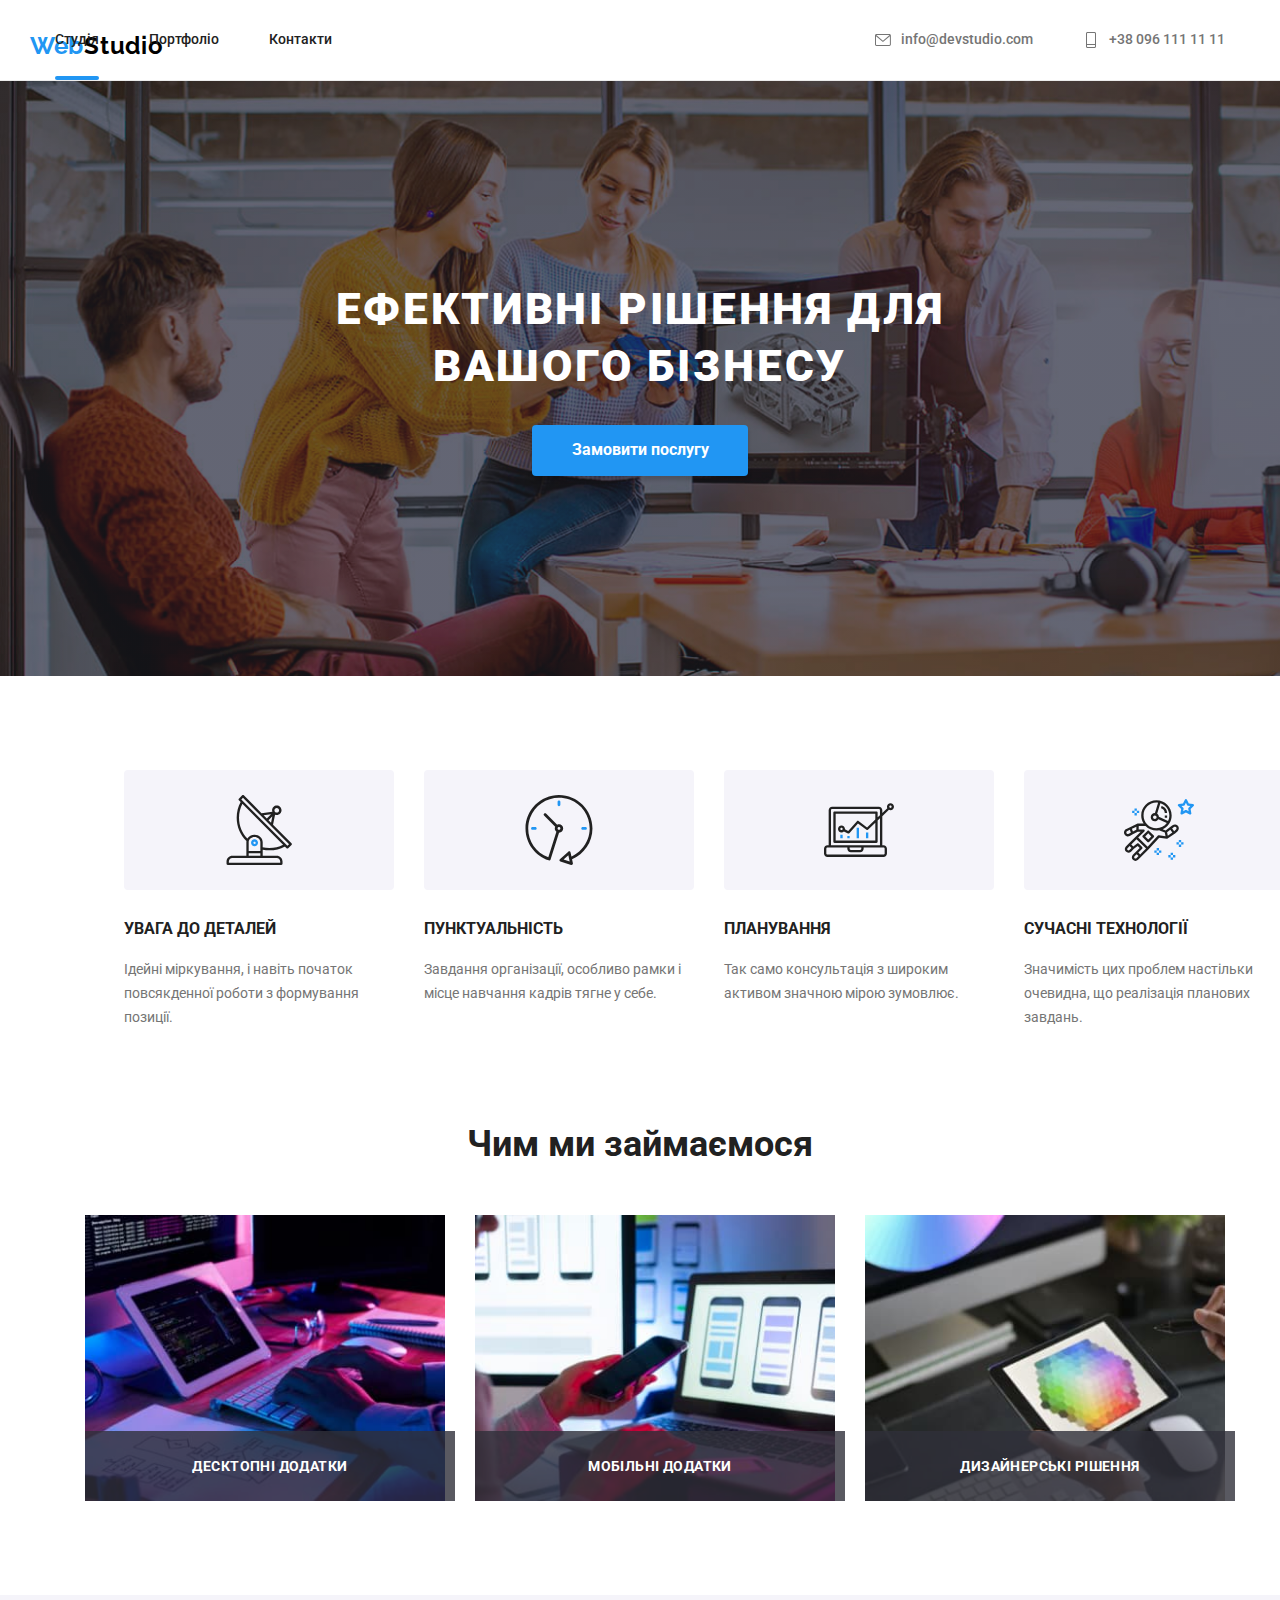
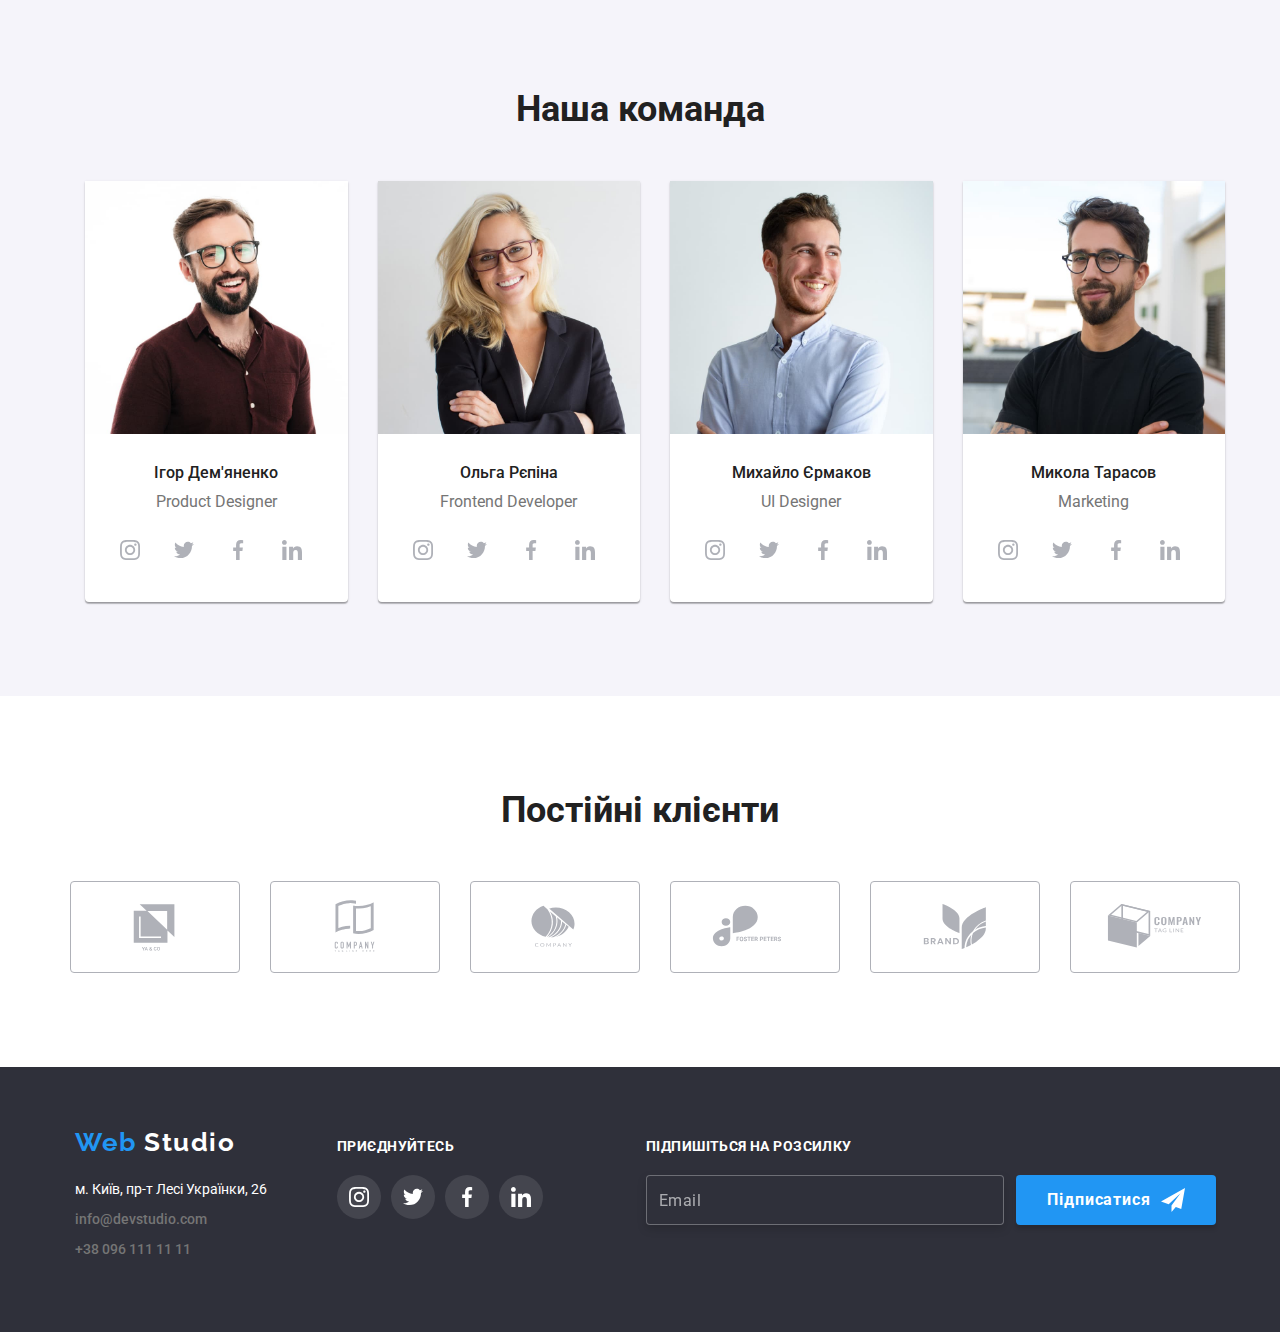
<file: index.html>
<!DOCTYPE html>
<html lang="en">

<head>
    <meta charset="UTF-8">
    <meta http-equiv="X-UA-Compatible" content="IE=edge">
    <meta name="viewport" content="width=device-width, initial-scale=1.0" />
    <link rel="preconnect" href="https://fonts.googleapis.com">
    <link rel="preconnect" href="https://fonts.gstatic.com" crossorigin>
    <link
        href="https://fonts.googleapis.com/css2?family=Raleway:wght@700&family=Roboto:wght@400;500;700;900&display=swap"
        rel="stylesheet">
    <title>Document</title>
    <!-- <link rel="stylesheet" href="./css/styles.css">
    <link rel="stylesheet" href="./css/normalise.css"> -->

    <link rel="stylesheet" href="https://cdnjs.cloudflare.com/ajax/libs/modern-normalize/1.1.0/modern-normalize.min.css">
    <link rel="stylesheet" href="./css/main.min.css">
</head>

<body>
    <!--ШАПКА САЙТУ-->
    <header class="header">
        <div class="container header__container">
            <nav class="header__container">

                <a href="index.html" class="header__logo"><span class="logo__accent">Web</span>Studio</a>


                <ul class="header__nav list">
                    <li class="header__item"> <a class="header__link link current header__currents" href="./index.html">Студія</a></li>
                    <li class="header__item"> <a class="header__link link header__currents" href="./portfolio.html">Портфоліо</a></li>
                    <li class="header__item"> <a class="header__link link header__currents" href="">Контакти</a></li>
                </ul>
            </nav>
            <div class="header-contacts">
                <ul class="header__contacts list">

                    <li class="header__social contacts__mail">
                        <a class="header-contacts contacts__link link" href="mailto:info@devstudio.com">

                            <svg viewBox="0 0 100 100" width="16">
                                <use xlink:href="./images1/sprite.svg#icon-mail"></use>
                            </svg>info@devstudio.com

                        </a>
                    </li>


                    <li class="header__social contacts__tel">

                        <a class=" header-contacts contacts__link link" href="tel:+380961111111">

                            <svg viewBox="0 0 100 100" width="16">
                                <use xlink:href="./images1/sprite.svg#icon-telephone"></use>
                            </svg>+38 096 111 11 11
                        </a>
                    </li>

                </ul>
            </div>

        </div>
    </header>
    <main class="main">
        <!--БЛОК ГЕРОЙ-->

        <section class="hero">
            <div class="container">
                <h1 class="hero__title">Ефективні рішення для вашого бізнесу</h1>
                <button type="button" class="hero__button" data-modal-open >Замовити послугу</button>
            </div>
        </section>

        <!-- FORM -->
        
        <div class="backdrop is-hidden" data-modal>
            <div class="modal">
        
                <button type="button" class="close-button" data-modal-close>
                    <svg viewBox="0 0 100 100" width="11" height="11">
                        <use xlink:href="./images1/sprite.svg#icon-modal-close"></use>
                    </svg>
                </button>
        
                <p class="modal-title">Залиште свої дані, ми вам передзвонимо</p>
        
                <form>
        
                    <div class="form-element">
                        <label class="label label-name" for="name">Ім'я</label>
                        <div class="input-wrap">
        
                            <input class="form-name input-form" type="text" name="name" id="name" />
                            <svg class="input-svg" viewBox="0 0 100 100" width="18" height="18">
                                <use xlink:href="./images1/sprite.svg#icon-form-person"></use>
                            </svg>
                        </div>
        
                    </div>
        
                    <div class="form-element">
                        <label class="label" for="tel">Телефон</label>
                        <div class="input-wrap">
        
                            <input class="form-tel input-form" type="tel" name="tel" id="tel"
                                pattern="+[0-9]{2}-[0-9]{3}-[0-9]{3}-[0-9]{2}-[0-9]{2}" />
                            <svg class="input-svg" viewBox="0 0 100 100" width="18" height="18">
                                <use xlink:href="./images1/sprite.svg#icon-form-phone"></use>
                            </svg>
                        </div>
        
                    </div>
        
                    <div class="form-element">
                        <label class="label" for="mail">Пошта</label>
                        <div class="input-wrap">
        
                            <input class="form-mail input-form" type="email" name="mail" id="mail" />
                            <svg class="input-svg" viewBox="0 0 100 100" width="18" height="18">
                                <use xlink:href="./images1/sprite.svg#icon-form-email"></use>
                            </svg>
                        </div>
        
                    </div>
        
                    <div class="form-element">
                        <label class="label" for="search">Коментар</label>
        
                        <textarea class="form-textarea" name="" id="" cols="30" rows="20"
                            placeholder="Введіть текст"></textarea>
        
                    </div>
        
                    <div class="accept">
                        <input type="checkbox" name="accept" value="accept" id="accept" class="visually-hidden" />
                        <div class="checkbox">
                            <label class="label-accept" for="accept">
                                <svg viewBox="0 0 100 100" width="12">
                                    <use xlink:href="./images1/sprite.svg#icon-tick"></use>
                                </svg>
                                </div>
                                </label>
                                <label class="label-accept" for="accept">
                                <p class="text-in-checkbox">Погоджуюся з розсилкою та приймаю
                                    <span><a class="contract-link link" href="">Умови договору</a> </span>
                                </p>

                            </label>
                                
                    </div>
        
                    <button type="submit" class="form-btn">Відправити</button>
        
                </form>
        
        
            </div>
        
        </div>

        <!--ПЕРЕВАГИ-->
        <section class="section">
            <div class="container ">
                <h2 hidden>Переваги</h2>
            </div>
            <ul class="benefits">
                <li class="benefits__item">
                    <div class="benefits__svg ">

                        <svg viewBox="0 0 100 100" width="70">
                            <use xlink:href="./images1/sprite.svg#icon-antena-1"></use>
                        </svg>

                    </div>

                    <h3 class="benefits__title">УВАГА ДО ДЕТАЛЕЙ</h3>
                    <p class="benefits__description">Ідейні міркування, і навіть початок повсякденної роботи з формування позиції.
                    </p>

                </li>
                <li class="benefits__item">
                    <div class="benefits__svg">

                        <svg viewBox="0 0 100 100" width="70">
                            <use xlink:href="./images1/sprite.svg#icon-clock-2"></use>
                        </svg>

                    </div>

                    <h3 class="benefits__title">ПУНКТУАЛЬНІСТЬ</h3>
                    <p class="benefits__description">Завдання організації, особливо рамки і місце навчання кадрів тягне у себе.
                    </p>

                </li>
                <li class="benefits__item">
                    <div class="benefits__svg">

                        <svg viewBox="0 0 100 100" width="70">
                            <use xlink:href="./images1/sprite.svg#icon-diagram-3"></use>
                        </svg>

                    </div>

                    <h3 class="benefits__title">ПЛАНУВАННЯ</h3>
                    <p class="benefits__description">Так само консультація з широким активом значною мірою зумовлює.</p>

                </li>

                <li class="benefits__item">
                    <div class="benefits__svg">

                        <svg viewBox="0 0 100 100" width="70">
                            <use xlink:href="./images1/sprite.svg#icon-astronaut-4"></use>
                        </svg>

                    </div>

                    <h3 class="benefits__title">СУЧАСНІ ТЕХНОЛОГІЇ</h3>
                    <p class="benefits__description">Значимість цих проблем настільки очевидна, що реалізація планових завдань.
                    </p>

                </li>
            </ul>
            </div>
        </section>
        <!--ЧИМ ЗАЙМАЄМОСЯ-->
        <section class="section-works">
            <div class="container">
                <h2 class="section-title">Чим ми займаємося</h2>

                <ul class="work-list list">
                    <li class="work-item">
                        <div class="work-text"><p class="text-on-photo">ДЕСКТОПНІ ДОДАТКИ</p></div>
                        <img class="card-img" src="./images1/img.jpg" alt=" робота з планшетом " width="370">
                        
                    </li>

                    <li class="work-item">
                        <div class="work-text"><p class="text-on-photo">МОБІЛЬНІ ДОДАТКИ</p></div>

                        <img class="card-img" src="./images1/img2.jpg" alt=" робота з телефоном " width="370">
                        
                    </li>

                    <li class="work-item">
                        <div class="work-text"><p class="text-on-photo">ДИЗАЙНЕРСЬКІ РІШЕННЯ</p></div>

                        <img class="card-img" src="./images1/img3.jpg" alt=" робота з підбором кольорів " width="370">
                        
                    </li>
                </ul>
            </div>
        </section>
        <!--НАША КОМАНДА-->
        <section class="section-team">

            <h2 class="section-title">Наша команда</h2>

            <div class="container">

                <ul class="team-member-list">

                    <li class="team-item">
                        <article class="team-card">
                            <div class="team-card-thumb">
                                <img class="card-img" src="./images1/team-member1.jpg"
                                    alt=" учасник команди Ігор Дем'яненко" width="270">
                            </div>
                            <div class="team-card-content">

                                <h3 class="team-member">Ігор Дем'яненко</h3>

                                <p class="job-education">Product Designer</p>
                                <ul class="team-card-social list">
                                    <li class="social-item">
                                        <a class="social-link link" href="">
                                            <svg viewBox="0 0 100 100" width="20" height="20">
                                                <use xlink:href="./images1/sprite.svg#icon-instagram-1"></use>
                                            </svg>
                                        </a>
                                    </li>
                                    <li class="social-item">
                                        <a class="social-link link" href="">
                                            <svg viewBox="0 0 100 100" width="20" height="20">
                                                <use xlink:href="./images1/sprite.svg#icon-twitter-2"></use>
                                            </svg>
                                        </a>
                                    </li>
                                    <li class="social-item">
                                        <a class=" social-link link" href="">
                                            <svg viewBox="0 0 100 100" width="20" height="20">
                                                <use xlink:href="./images1/sprite.svg#icon-facebook-3"></use>
                                            </svg>
                                        </a>
                                    </li>
                                    <li class="social-item">
                                        <a class="social-link link" href="">
                                            <svg viewBox="0 0 100 100" width="20" height="20">
                                                <use xlink:href="./images1/sprite.svg#icon-linkedin-4"></use>
                                            </svg>
                                        </a>
                                    </li>
                                </ul>

                            </div>
                        </article>
                    </li>


                    <li class="team-item">
                        <article class="team-card">
                            <div class="card-thumb">
                                <img class="card-img" src="./images1/team-member2.jpg"
                                    alt=" учасник команди Ольга Рєпіна" width="270">
                            </div>
                            <div class="team-card-content">

                                <h3 class="team-member">Ольга Рєпіна</h3>

                                <p class="job-education">Frontend Developer</p>
                                <ul class="team-card-social list">
                                    <li class="social-item">
                                        <a class="social-link link" href="">
                                            <svg viewBox="0 0 100 100" width="20" height="20">
                                                <use xlink:href="./images1/sprite.svg#icon-instagram-1"></use>
                                            </svg>
                                        </a>
                                    </li>
                                    <li class="social-item">
                                        <a class="social-link link" href="">
                                            <svg viewBox="0 0 100 100" width="20" height="20">
                                                <use xlink:href="./images1/sprite.svg#icon-twitter-2"></use>
                                            </svg>
                                        </a>
                                    </li>
                                    <li class="social-item">
                                        <a class=" social-link link" href="">
                                            <svg viewBox="0 0 100 100" width="20" height="20">
                                                <use xlink:href="./images1/sprite.svg#icon-facebook-3"></use>
                                            </svg>
                                        </a>
                                    </li>
                                    <li class="social-item">
                                        <a class="social-link link" href="">
                                            <svg viewBox="0 0 100 100" width="20" height="20">
                                                <use xlink:href="./images1/sprite.svg#icon-linkedin-4"></use>
                                            </svg>
                                        </a>
                                    </li>
                                </ul>

                            </div>
                        </article>
                    </li>

                    <li class="team-item">
                        <article class="team-card">
                            <div class="card-thumb">
                                <img class="card-img" src="./images1/team-member3.jpg"
                                    alt=" учасник команди Микола Тарасов" width="270">
                            </div>
                            <div class="team-card-content">

                                <h3 class="team-member">Михайло Єрмаков</h3>

                                <p class="job-education">UI Designer</p>
                                <ul class="team-card-social list">
                                    <li class="social-item">
                                        <a class="social-link link" href="">
                                            <svg viewBox="0 0 100 100" width="20" height="20">
                                                <use xlink:href="./images1/sprite.svg#icon-instagram-1"></use>
                                            </svg>
                                        </a>
                                    </li>
                                    <li class="social-item">
                                        <a class="social-link link" href="">
                                            <svg viewBox="0 0 100 100" width="20" height="20">
                                                <use xlink:href="./images1/sprite.svg#icon-twitter-2"></use>
                                            </svg>
                                        </a>
                                    </li>
                                    <li class="social-item">
                                        <a class=" social-link link" href="">
                                            <svg viewBox="0 0 100 100" width="20" height="20">
                                                <use xlink:href="./images1/sprite.svg#icon-facebook-3"></use>
                                            </svg>
                                        </a>
                                    </li>
                                    <li class="social-item">
                                        <a class="social-link link" href="">
                                            <svg viewBox="0 0 100 100" width="20" height="20">
                                                <use xlink:href="./images1/sprite.svg#icon-linkedin-4"></use>
                                            </svg>
                                        </a>
                                    </li>
                                </ul>

                            </div>
                        </article>
                    </li>

                    <li class="team-item">
                        <article class="team-card">
                            <div class="card-thumb">
                                <img class="card-img" src="./images1/team-member4.jpg"
                                    alt=" учасник команди Михайло Єрмаков" width="270">
                            </div>
                            <div class="team-card-content">

                                <h3 class="team-member">Микола Тарасов</h3>

                                <p class="job-education">Marketing</p>
                                <ul class="team-card-social list">
                                    <li class="social-item">
                                        <a class="social-link link" href="">
                                            <svg viewBox="0 0 100 100" width="20" height="20">
                                                <use xlink:href="./images1/sprite.svg#icon-instagram-1"></use>
                                            </svg>
                                        </a>
                                    </li>
                                    <li class="social-item">
                                        <a class="social-link link" href="">
                                            <svg viewBox="0 0 100 100" width="20" height="20">
                                                <use xlink:href="./images1/sprite.svg#icon-twitter-2"></use>
                                            </svg>
                                        </a>
                                    </li>
                                    <li class="social-item">
                                        <a class=" social-link link" href="">
                                            <svg viewBox="0 0 100 100" width="20" height="20">
                                                <use xlink:href="./images1/sprite.svg#icon-facebook-3"></use>
                                            </svg>
                                        </a>
                                    </li>
                                    <li class="social-item">
                                        <a class="social-link link" href="">
                                            <svg viewBox="0 0 100 100" width="20" height="20">
                                                <use xlink:href="./images1/sprite.svg#icon-linkedin-4"></use>
                                            </svg>
                                        </a>
                                    </li>
                                </ul>

                            </div>
                        </article>
                    </li>

                </ul>

        </section>

        <!--ПОСТІЙНІ КЛІЕНТИ-->
        <section class="clients">
            <div class="container">
                <h2 class="clients__title">Постійні клієнти</h2>
                <ul class="clients__list list">
                    <li class="clients__item">
                        <a class="clients__link link" href="">
                            <svg  width="106" height="60">
                                <use xlink:href="./images1/sprite.svg#icon-clients-1"></use>
                            </svg>
                        </a>
                    </li>
                    <li class="clients__item">
                        <a class="clients__link link" href="">
                            <svg width="106" height="60">
                                <use xlink:href="./images1/sprite.svg#icon-clients-2"></use>
                            </svg>
                        </a>
                    </li>
                    <li class="clients__item">
                        <a class="clients__link link" href="">
                            <svg width="106" height="60">
                                <use xlink:href="./images1/sprite.svg#icon-clients-3"></use>
                            </svg>
                        </a>
                    </li>
                    <li class="clients__item">
                        <a class="clients__link link" href="">
                            <svg width="106" height="60">
                                <use xlink:href="./images1/sprite.svg#icon-clients-4"></use>
                            </svg>
                        </a>
                    </li>
                    <li class="clients__item">
                        <a class="clients__link link" href="">
                            <svg width="106" height="60">
                                <use xlink:href="./images1/sprite.svg#icon-clients-5"></use>
                            </svg>
                        </a>
                    </li>
                    <li class="clients__item">
                        <a class="clients__link link" href="">
                            <svg width="106" height="60">
                                <use xlink:href="./images1/sprite.svg#icon-clients-6"></use>
                            </svg>
                        </a>
                    </li>
                </ul>
            </div>
        </section>
    </main>

    <!--ФУТЕР-->

    <footer class="footer">
        <div class="container">
            <div class="footer-flex-wrapper">
                <div class="footer-nav">
                    <a href="index.html" class="logo-footer"> <span class="logo-accent">Web</span> <span
                            class="footer-studio">Studio</span>
                    </a>
                    <address>

                        <ul class="contacts-footer list">
                            <li class="item"> <a
                                    href="https://www.google.com.ua/maps/place/%D0%B1%D1%83%D0%BB.+%D0%9B%D0%B5%D1%81%D0%B8+%D0%A3%D0%BA%D1%80%D0%B0%D0%B8%D0%BD%D0%BA%D0%B8,+26,+%D0%9A%D0%B8%D0%B5%D0%B2,+02000/@50.4265841,30.5361971,17z/data=!3m1!4b1!4m5!3m4!1s0x40d4cf0e033ecbe9:0x57a4dffefec77da0!8m2!3d50.4265807!4d30.5383858?hl=ru"
                                    target="_blank" rel="noopener nofollow noreferrer" class="address">
                                    м. Київ, пр-т Лесі Українки, 26</a></li>
                            <li class="item"><a href="mailto:info@devstudio.com" class="link">info@devstudio.com</a>
                            </li>
                            <li class="item"><a class=" footer-link link" href="tel:+380961111111" >+38 096 111 11 11</a></li>
                        </ul>

                    </address>
                </div>


                <div class="social-footer">
                    <b class="footer-title-form">ПРИЄДНУЙТЕСЬ</b>

                    <div class="social-media">
                        <ul class="team-card-social list">
                            <li class="social-item">
                                <a class="social-footer-link link" href="">
                                    <svg  viewBox="0 0 100 100" width="20" height="20">
                                        <use xlink:href="./images1/sprite.svg#icon-instagram-1"></use>
                                    </svg>
                                </a>
                            </li>
                            <li class="social-item">
                                <a class="social-footer-link link" href="">
                                    <svg  viewBox="0 0 100 100" width="20" height="20">
                                        <use xlink:href="./images1/sprite.svg#icon-twitter-2"></use>
                                    </svg>
                                </a>
                            </li>
                            <li class="social-item">
                                <a class=" social-footer-link link" href="">
                                    <svg viewBox="0 0 100 100" width="20" height="20">
                                        <use xlink:href="./images1/sprite.svg#icon-facebook-3"></use>
                                    </svg>
                                </a>
                            </li>
                            <li class="social-item">
                                <a class="social-footer-link link" href="">
                                    <svg viewBox="0 0 100 100" width="20" height="20">
                                        <use xlink:href="./images1/sprite.svg#icon-linkedin-4"></use>
                                    </svg>
                                </a>
                            </li>
                        </ul>
                    </div>
                </div>

                <div class="footer-form">
                    <b class="footer-title-form">ПІДПИШІТЬСЯ НА РОЗСИЛКУ</b>
                    <form>
                    <div class="form-element-footer">
                        
                        <label class="label" for="mail"></label>
                        
                        <input class="footer-mail" type="email" name="mail" id="mail" placeholder="Email" />
                        
                        <button type="submit" class="footer-btn">Підписатися
                            <svg class="footer-form-svg" viewBox="0 0 100 100" width="24" height="24">
                                <use xlink:href="./images1/sprite.svg#icon-subscribe"></use>
                            </svg>
                        </button>
                    </div>
                    </form>
            </div>
        </div>
    </footer>
    
    <script src="./js/modal.js"></script>
   

</body>

</html>
</file>
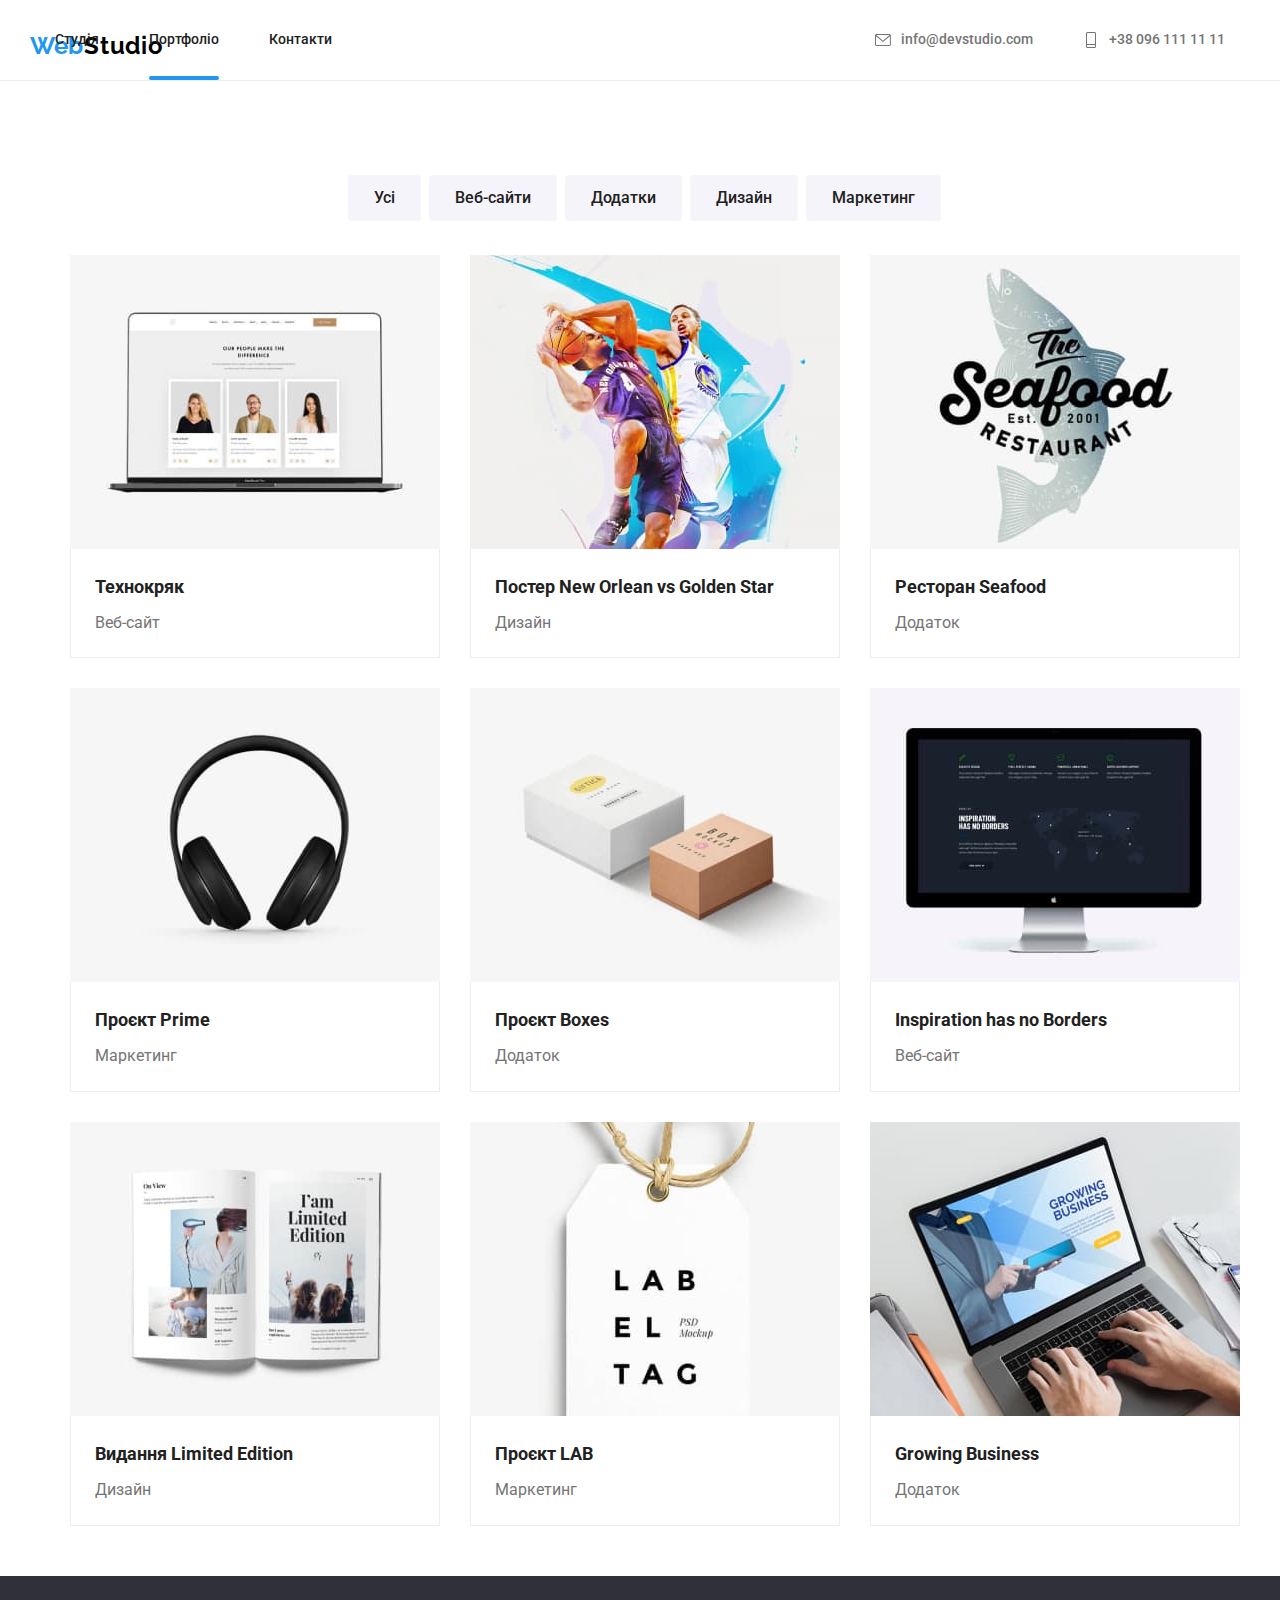
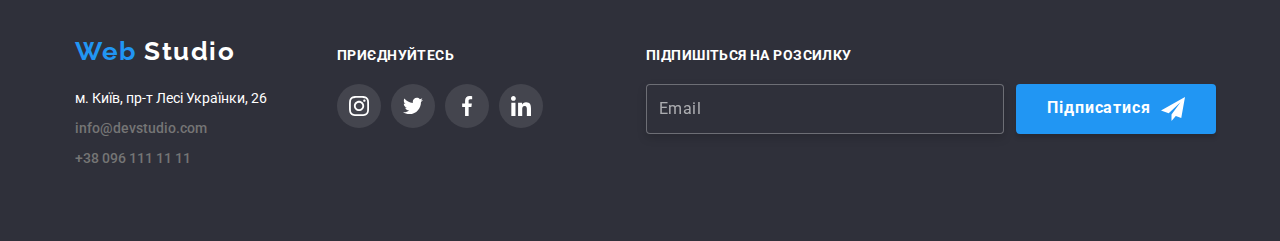
<file: portfolio.html>
<!DOCTYPE html>
<html lang="en">

<head>
    <meta charset="UTF-8">
    <meta http-equiv="X-UA-Compatible" content="IE=edge">
    
    <meta name="viewport" content="width=device-width, initial-scale=1.0" />
    <link rel="preconnect" href="https://fonts.googleapis.com">
    <link rel="preconnect" href="https://fonts.gstatic.com" crossorigin>
    <link
        href="https://fonts.googleapis.com/css2?family=Raleway:wght@700&family=Roboto:wght@400;500;700;900&display=swap"
        rel="stylesheet">
    <title>Document</title>
    <!-- <link rel="stylesheet" href="./css/styles.css">
    <link rel="stylesheet" href="./css/normalise.css"> -->
    
    <link rel="stylesheet" href="https://cdnjs.cloudflare.com/ajax/libs/modern-normalize/1.1.0/modern-normalize.min.css">
    <link rel="stylesheet" href="./css/main.min.css">
</head>

<body>
    <!--Шапка профиля-->

    <header class="header">
        <div class="container header__container">
            <nav class="header__container">
    
                <a href="index.html" class="header__logo"><span class="logo__accent">Web</span>Studio</a>
    
    
                <ul class="header__nav list">
                    <li class="header__item"> <a class="header__link link  header__currents"
                            href="./index.html">Студія</a></li>
                    <li class="header__item"> <a class="header__link link current header__currents"
                            href="./portfolio.html">Портфоліо</a></li>
                    <li class="header__item"> <a class="header__link link header__currents" href="">Контакти</a></li>
                </ul>
            </nav>
            <div class="header-contacts">
                <ul class="header__contacts list">
    
                    <li class="header__social contacts__mail">
                        <a class="header-contacts contacts__link link" href="mailto:info@devstudio.com">
    
                            <svg viewBox="0 0 100 100" width="16">
                                <use xlink:href="./images1/sprite.svg#icon-mail"></use>
                            </svg>info@devstudio.com
    
                        </a>
                    </li>
    
    
                    <li class="header__social contacts__tel">
    
                        <a class=" header-contacts contacts__link link" href="tel:+380961111111">
    
                            <svg viewBox="0 0 100 100" width="16">
                                <use xlink:href="./images1/sprite.svg#icon-telephone"></use>
                            </svg>+38 096 111 11 11
                        </a>
                    </li>
    
                </ul>
            </div>
    
        </div>
    </header>

    <!--Список кнопок-->
    <main>
        <div class="container">
            <section class="section-portfolio">

                <h1 hidden>Навігація по стрінці</h1>
                <ul class="nav-prtf-button">

                    <li class="portfolio-item">
                        <button type="button" class="portfolio-btn">Усі</button>
                    </li>
                    <li class="portfolio-item">
                        <button type="button" class="portfolio-btn">Веб-сайти</button>
                    </li>
                    <li class="portfolio-item">
                        <button type="button" class="portfolio-btn">Додатки</button>
                    </li>
                    <li class="portfolio-item">
                        <button type="button" class="portfolio-btn">Дизайн</button>
                    </li>
                    <li class="portfolio-item">
                        <button type="button" class="portfolio-btn">Маркетинг</button>
                    </li>

                </ul>

                <!--Блок з роботами-->

                <h2 hidden>Блок з роботами</h2>
                <div class="container">

                    <ul class="card-set">
                        <li class="card-item">
                            <a class="card" href="">
                                <div class="card-thumb">
                                    <img class="card-img" src="images1/progect1.jpg " alt="ноутбук" width="370">
                                
                                <p class="card-details">Ресурс пропонує комплексні пропозиції з різним рівнем функціоналу та сервісів. 
                                    Все це дозволить відвідувачу отримати
                                    вичерпні відомості про компанію чи приватну
                                     особу.
                            </p>
                            </div>


                                <div class="card-content">
                                    <h3 class="header-cards">Технокряк</h3>
                                    <p class="paragraph-caption">Веб-сайт</p>
                                </div>
                            </a>


                        </li>

                        <li class="card-item">
                            <a class="card" href="">
                                <div class="card-thumb">
                                    <img class="card-img" src="images1/progect2.jpg" alt="постер баскетболистів"
                                        width="370">

                                        <p class="card-details">Ресурс пропонує комплексні пропозиції з різним рівнем функціоналу та сервісів.
                                            Все це дозволить відвідувачу отримати
                                            вичерпні відомості про компанію чи приватну
                                            особу.
                                        </p>
                                </div>

                                <div class="card-content">
                                    <h3 class="header-cards">Постер New Orlean vs Golden Star</h3>
                                    <p class="paragraph-caption">Дизайн</p>
                                </div>
                            </a>

                        </li>

                        <li class="card-item">
                            <a class="card" href="">
                                <div class="card-thumb">
                                    <img class="card-img" src="images1/progect3.jpg" alt="карточка ресторану"
                                        width="370">

                                        <p class="card-details">Ресурс пропонує комплексні пропозиції з різним рівнем функціоналу та сервісів.
                                            Все це дозволить відвідувачу отримати
                                            вичерпні відомості про компанію чи приватну
                                            особу.
                                        </p>
                                </div>

                                <div class="card-content">
                                    <h3 class="header-cards">Ресторан Seafood</h3>
                                    <p class="paragraph-caption">Додаток</p>
                                </div>
                            </a>

                        </li>

                        <li class="card-item">
                            <a class="card" href="">
                                <div class="card-thumb">
                                    <img class="card-img" src="images1/progect4.jpg" alt="навушники" width="370">
                                
                                    <p class="card-details">Ресурс пропонує комплексні пропозиції з різним рівнем функціоналу та сервісів.
                                        Все це дозволить відвідувачу отримати
                                        вичерпні відомості про компанію чи приватну
                                        особу.
                                    </p>
                                </div>

                                <div class="card-content">
                                    <h3 class="header-cards">Проєкт Prime</h3>
                                    <p class="paragraph-caption">Маркетинг</p>
                                </div>
                            </a>
                        </li>



                        <li class="card-item">
                            <a class="card" href="">
                                <div class="card-thumb">
                                    <img class="card-img" src="images1/progect5.jpg" alt="бокси" width="370">

                                    <p class="card-details">Ресурс пропонує комплексні пропозиції з різним рівнем функціоналу та сервісів.
                                        Все це дозволить відвідувачу отримати
                                        вичерпні відомості про компанію чи приватну
                                        особу.
                                    </p>
                                </div>

                                <div class="card-content">
                                    <h3 class="header-cards">Проєкт Boxes</h3>
                                    <p class="paragraph-caption">Додаток</p>
                                </div>
                            </a>

                        </li>

                        <li class="card-item">
                            <a class="card" href="">
                                <div class="card-thumb">
                                    <img class="card-img" src="images1/progect6.jpg" alt="комп`ютер" width="370">

                                    <p class="card-details">Ресурс пропонує комплексні пропозиції з різним рівнем функціоналу та сервісів.
                                        Все це дозволить відвідувачу отримати
                                        вичерпні відомості про компанію чи приватну
                                        особу.
                                    </p>
                                </div>

                                <div class="card-content">
                                    <h3 class="header-cards">Inspiration has no Borders</h3>
                                    <p class="paragraph-caption">Веб-сайт</p>
                                </div>
                            </a>

                        </li>

                        <li class="card-item">
                            <a class="card" href="">
                                <div class="card-thumb">
                                    <img class="card-img" src="images1/progect7.jpg" alt="журнал" width="370">

                                    <p class="card-details">Ресурс пропонує комплексні пропозиції з різним рівнем функціоналу та сервісів. 
                                    Все це дозволить відвідувачу отримати
                                    вичерпні відомості про компанію чи приватну
                                     особу.
                            </p>
                                </div>

                                <div class="card-content">
                                    <h3 class="header-cards">Видання Limited Edition</h3>
                                    <p class="paragraph-caption">Дизайн</p>
                                </div>
                            </a>

                        </li>

                        <li class="card-item">
                            <a class="card" href="">
                                <div class="card-thumb">
                                    <img class="card-img" src="images1/progect8.jpg" alt="візитка" width="370">

                                    <p class="card-details">Ресурс пропонує комплексні пропозиції з різним рівнем функціоналу та сервісів. 
                                    Все це дозволить відвідувачу отримати
                                    вичерпні відомості про компанію чи приватну
                                     особу.
                            </p>
                                </div>

                                <div class="card-content">
                                    <h3 class="header-cards">Проєкт LAB</h3>
                                    <p class="paragraph-caption">Маркетинг</p>
                                </div>
                            </a>

                        </li>

                        <li class="card-item">
                            <a class="card" href="">
                                <div class="card-thumb">
                                    <img class="card-img" src="images1/progect9.jpg" alt="робота за ноутбуком"
                                        width="370">

                                        <p class="card-details">Ресурс пропонує комплексні пропозиції з різним рівнем функціоналу та сервісів.
                                            Все це дозволить відвідувачу отримати
                                            вичерпні відомості про компанію чи приватну
                                            особу.
                                        </p>
                                </div>

                                <div class="card-content">
                                    <h3 class="header-cards">Growing Business</h3>
                                    <p class="paragraph-caption">Додаток</p>
                                </div>
                            </a>

                        </li>

                    </ul>
                </div>
        </div>

        </section>

    </main>
    <!--Футер-->

    <footer class="footer">
        <div class="container">
            <div class="footer-flex-wrapper">
                <div class="footer-nav">
                    <a href="index.html" class="logo-footer"> <span class="logo-accent">Web</span> <span
                            class="footer-studio">Studio</span>
                    </a>
                    <address>
    
                        <ul class="contacts-footer list">
                            <li class="item"> <a
                                    href="https://www.google.com.ua/maps/place/%D0%B1%D1%83%D0%BB.+%D0%9B%D0%B5%D1%81%D0%B8+%D0%A3%D0%BA%D1%80%D0%B0%D0%B8%D0%BD%D0%BA%D0%B8,+26,+%D0%9A%D0%B8%D0%B5%D0%B2,+02000/@50.4265841,30.5361971,17z/data=!3m1!4b1!4m5!3m4!1s0x40d4cf0e033ecbe9:0x57a4dffefec77da0!8m2!3d50.4265807!4d30.5383858?hl=ru"
                                    target="_blank" rel="noopener nofollow noreferrer" class="address">
                                    м. Київ, пр-т Лесі Українки, 26</a></li>
                            <li class="item"><a href="mailto:info@devstudio.com" class="link">info@devstudio.com</a>
                            </li>
                            <li class="item"><a class=" footer-link link" href="tel:+380961111111">+38 096 111 11 11</a>
                            </li>
                        </ul>
    
                    </address>
                </div>
    
    
                <div class="social-footer">
                    <b class="footer-title-form">ПРИЄДНУЙТЕСЬ</b>
    
                    <div class="social-media">
                        <ul class="team-card-social list">
                            <li class="social-item">
                                <a class="social-footer-link link" href="">
                                    <svg viewBox="0 0 100 100" width="20" height="20">
                                        <use xlink:href="./images1/sprite.svg#icon-instagram-1"></use>
                                    </svg>
                                </a>
                            </li>
                            <li class="social-item">
                                <a class="social-footer-link link" href="">
                                    <svg viewBox="0 0 100 100" width="20" height="20">
                                        <use xlink:href="./images1/sprite.svg#icon-twitter-2"></use>
                                    </svg>
                                </a>
                            </li>
                            <li class="social-item">
                                <a class=" social-footer-link link" href="">
                                    <svg viewBox="0 0 100 100" width="20" height="20">
                                        <use xlink:href="./images1/sprite.svg#icon-facebook-3"></use>
                                    </svg>
                                </a>
                            </li>
                            <li class="social-item">
                                <a class="social-footer-link link" href="">
                                    <svg viewBox="0 0 100 100" width="20" height="20">
                                        <use xlink:href="./images1/sprite.svg#icon-linkedin-4"></use>
                                    </svg>
                                </a>
                            </li>
                        </ul>
                    </div>
                </div>
    
                <div class="footer-form">
                    <b class="footer-title-form">ПІДПИШІТЬСЯ НА РОЗСИЛКУ</b>
                    <form>
                        <div class="form-element-footer">
                
                            <label class="label" for="mail"></label>
                
                            <input class="footer-mail" type="email" name="mail" id="mail" placeholder="Email" />
                
                            <button type="submit" class="footer-btn">Підписатися
                                <svg class="footer-form-svg" viewBox="0 0 100 100" width="24" height="24">
                                    <use xlink:href="./images1/sprite.svg#icon-subscribe"></use>
                                </svg>
                            </button>
                        </div>
                    </form>
                </div>
            </div>
    </footer>


</body>

</html>
</file>
<file: css/styles.css>
/* Шрифты для страницы :
font-family: 'Raleway',
sans-serif;
font-family: 'Roboto',
sans-serif; */
/* ОСНОВНІ ВЛАСТИВОСТІ*/
.page-header {
    font-weight: 500;
}

:root {
    --basic-color: #212121;
    --accent-color: #2196f3;
    --contacts-and-paragraph-color: #757575;
    --logo-color: #000;
    --white-color: #fff;
    --background-hero-and-footer: #2F303A;
    --secondary-bg-color: #F5F4FA;
    --card-set-gap: 30px;
    --border-prtf-img: #EEEEEE;
    --svg-color: #AFB1B8;
    --time-duration: 250ms;
    --cubic-bezier: cubic-bezier(0.4, 0, 0.2, 1);
}

/* ШАПКА */
.header {
    border-bottom: 1px solid #ECECEC;
}

.header .flex-container {
    display: flex;
    align-items: center;
}

.header-container {
    display: flex;
}

.header .flex-container {
    display: flex;
    align-items: center;
}

/*ЛОГОТИП*/
.logo {
    font-family: 'Raleway', sans-serif;
    font-weight: 700;
    font-size: 26px;
    line-height: 1.19;
    text-decoration: none;
    color: #000000;
    margin-left: 0px;
    margin-right: 0;
    letter-spacing: 0.06em;
}

.logo-accent {
    color: var(--accent-color);
}

/*НАВІГАЦІЯ*/
.header .flex-container {
    display: flex;
    align-items: center;
}
.header .site-nav {
    column-gap: 50px;
}

nav.flex-container {
    column-gap: 93px;
}

.nav-item {
    line-height: 0;
}

.site-nav {
    display: flex;
    justify-content: flex-end;
}

.site-nav .link.current {
    color: var(--accent-color);
}

.site-nav .link {
    display: flex;
    color: var(--basic-color);
    font-weight: 500;
    line-height: 1.14;
    text-decoration: none;
}

.site-nav .link:hover,
.site-nav .link:focus {
    color: var(--accent-color);
}

.header .nav-link {
    display: block;
    padding-top: 32px;
    padding-bottom: 32px;
    color: var(--basic-color);
    
    position: relative;
    transition: color var(--time-duration) var(--cubic-bezier);
}

.current::after {
    display: block;
    content: '';
    width: 100%;
    height: 4px;
    background-color: var(--accent-color);
    position: absolute;
    bottom: 0;
    left: 0;
    border-radius: 2px;
}

.header .nav-contacts {
    margin-left: auto;
    color: inherit;
    display: flex;
    column-gap: 10px;
    align-items: center;
}

/*КОНТАКТИ*/
.contacts-header .link {
    color: var(--contacts-and-paragraph-color);
    font-weight: 500;
    line-height: 1.14;
    text-decoration: none;
}

.contacts-header .link:hover,
.contacts-header .link:focus {
    color: var(--accent-color);
}

.contacts-header .address:hover,
.contacts-header .address:focus {
    color: var(--accent-color);
}

.contacts-header .address {
    color: var(--white-color);
    line-height: 1.7;
}

.contacts-header {
    display: flex;
    justify-content: flex-end;
}

.header-tel {
    padding-left: 50px;
}

.social-item-header {
    display: flex;
    justify-content: center;
    align-items: center;
    fill: var(--contacts-and-paragraph-color);
}

.nav-contacts:hover,
.nav-contacts:focus {
    fill: var(--accent-color);
}

.nav-contacts{
    transition: color var(--time-duration) var(--cubic-bezier),
    fill var(--time-duration) var(--cubic-bezier);
}

.site-nav .item {
    margin-right: 50px;
}

.site-nav .item:last-child {
    margin-right: 0;
}

.site-nav .item:not(:last-child) {
    margin-right: 50px;
}

/* ЗАГОЛОВОК ГЕРОЙ */
.banner {
    background-image: linear-gradient(rgba(47, 48, 58, 0.4), rgba(47, 48, 58, 0.4)), url(../images1/hero/slider-img1.png);
    background-color: var(--background-hero-and-footer);
    padding: 200px 0;
    text-align: center;
    background-repeat: no-repeat;
    background-size: cover;
}

.banner .hero-title {
    color: var(--white-color);
    font-weight: 900;
    font-size: 44px;
    line-height: 1.3;
    letter-spacing: 0.06em;
    text-transform: uppercase;
    width: 696px;
    margin-left: auto;
    margin-right: auto;
    margin-bottom: 30px;
}

.button-hero {

    margin: 0 auto;
    padding-bottom: 30px;
    padding: 10px 32px;
    min-width: 216px;
    border-radius: 4px;
    border: 1px solid transparent;
    box-shadow: 0px 4px 4px rgba(0, 0, 0, 0.15);

    background-color: var(--accent-color);
    color: var(--white-color);
    font-family: 'Roboto';
    font-weight: 700;
    font-size: 16px;
    line-height: 1.8;
    cursor: pointer;
    text-align: center;

    transition: fill var(--time-duration) var(--cubic-bezier),
    background-color var(--time-duration) var(--cubic-bezier);

}

.button-hero:hover,
.button-hero :focus {
    background-color: #188CE8;
    box-shadow: 0px 4px 4px rgba(0, 0, 0, 0.15);
    border-radius: 4px;
}

/* ПЕРЕВАГИ */
 .benefits-list {
    display: flex;

}

.benefits-svg {
    display: flex;
    justify-content: center;
    align-items: center;
    width: 270px;
    height: 120px;

    background-color: #F5F4FA;
    border-radius: 4px;
}

.benefits-item {
    margin-left: 30px;
}

.description {
    color: var(--contacts-and-paragraph-color);
    line-height: 1.7;
}

.title-about .team-member {
    margin-top: 0;
    margin-bottom: 10px;
}

.title-about {
    padding-bottom: 10px;
    color: var(--basic-color);
    font-weight: 700;
    line-height: 1.1;
    text-transform: uppercase;
}  

 ul {
    list-style: none;
}

body {
    background-color: var(--white-color);
    color: #000000;
    font-size: 14px;
    font-family: 'Roboto', sans-serif;
    margin: 0;
}

address {
    font-style: normal;
}

a {
    text-decoration: none;
    position: relative;
    
}

.container {
    width: 1200px;
    margin-left: auto;
    margin-right: auto;
    padding-left: 15px;
    padding-right: 15px;
}

.section .no-padding {
    padding-top: 0;
    padding-bottom: 0;
}

.section {
    min-width: 1200px;
    padding-top: 94px;
    padding-bottom: 94px;
}

/* СБРОС */
h1,
h2,
h3,
h4,
h5,
h6,
p,
ul {
    margin: 0;
}

ul {
    padding-left: 0;
}

button {
    padding: 0;
    border: 0;
}

img {
    display: block;
    max-width: 100%;
    height: auto;
} 

/* /* ЧИМ ЗАЙМАЄМОСЯ */
.section-works {
    padding-bottom: 94px;
}

.section-title {
    margin-bottom: 50px;
    color: var(--basic-color);
    font-weight: 700;
    font-size: 36px;
    line-height: 1.16;
    text-align: center;
}

.work-list {
    padding: 0;
    list-style: none;
    display: flex;
    flex-wrap: wrap;
}

.work-list>.work-item {
    display: flex;
    margin-left: 30px;
    flex-basis: calc(100% / 3 - var(--card-set-gap));
    position: relative;
}

.work-list {
    display: flex;
    justify-content: space-between;
}

.list {
    padding: 0;
    margin: 0;
    list-style: none;
}

.text-on-photo{
    position: absolute;
    top: 50%;
    left: 50%;
    transform: translate(-50%, -50%);
    
    font-weight: 700;
    font-size: 14px;
    letter-spacing: 0.03em;
    text-transform: uppercase;
    color: var(--white-color);}

.work-text{
    position: absolute;
    
    width: 370px;
    height: 70px;
    background: rgba(47, 48, 58, 0.8);
    bottom: 0%; } */

/* НАША КОМАНДА */
.team-member {
    margin-top: 0;
    margin-bottom: 10px;
}
.benefits-svg {
    display: flex;
    justify-content: center;
    align-items: center;
    margin-bottom: 30px;
    border-radius: 4px;
    background-color: #F5F4FA;
}

.section-team {
    padding-top: 94px;
    padding-bottom: 94px;
}

.team-item {
    display: flex;
    margin-left: 30px;
}

.team-member-list {
    display: flex;
    margin-top: 0;
    margin-bottom: 0;
}

.team-member-list>.item {
    display: flex;
    margin-top: calc(-1 * var(--card-set-gap));
    margin-left: var(--card-set-gap);
    flex-basis: calc(100% / 4 - var(--card-set-gap));
    padding-top: 50px;
    padding-bottom: 94px;
}

.team-card-content {
    padding-top: 30px;
    padding-bottom: 30px;
}

.team-member {
    margin-bottom: 10px;
    color: var(--basic-color);
    font-weight: 500;
    font-size: 16px;
    line-height: 1.18;
    text-align: center;
}

.job-education {
    margin-top: 0;
    margin-bottom: 16px;
    color: var(--contacts-and-paragraph-color);
    font-size: 16px;
    line-height: 1.18;
    text-align: center;
}

.team-card {
    background: #FFFFFF;
    box-shadow: 0px 1px 3px rgba(0, 0, 0, 0.12), 0px 1px 1px rgba(0, 0, 0, 0.14), 0px 2px 1px rgba(0, 0, 0, 0.2);
    border-radius: 0px 0px 4px 4px;
}

.section-team {
    background-color: var(--secondary-bg-color);
}

.team-member-list {
    padding: 0;
    margin: 0;
    list-style: none;
    display: flex;
}

.team-card-social {
    display: flex;
    justify-content: center;
    align-items: center;
    padding-bottom: 30px;
}

.social-item {
    display: flex;
    justify-content: center;
    align-items: center;
}

.social-link:hover,
.social-link:focus {
    fill: var(--white-color);
    background-color: var(--accent-color);
}

.social-item.item:not(:last-child) {
    margin-right: 10px;
}

.social-item {
    margin-right: 10px;
}

.social-link {
    display: flex;
    width: 44px;
    height: 44px;
    fill: var(--svg-color);
    border: none;
    border-radius: 50%;
    justify-content: center;
    align-items: center;
    transition: fill var(--time-duration) var(--cubic-bezier),
    background-color var(--time-duration) var(--cubic-bezier);

} 

/* ПОСТІЙНІ КЛІЄНТИ */
.section-clients {
    padding-top: 94px;
    padding-bottom: 94px;
}

.clients-item {
    margin-left: 30px;
    fill: var(--svg-color);
}

.clients-link {
    display: block;
    display: flex;
    justify-content: center;
    align-items: center;
    width: 170px;
    height: 92px;

    border: 1px solid var(--svg-color);
    border-radius: 4px;
    fill: var(--svg-color);
    transition: fill var(--time-duration) var(--cubic-bezier),
    border var(--time-duration) var(--cubic-bezier);
}

.clients {
    display: flex;
    justify-content: center;
    align-items: center;
}

.clients-link:hover,
.clients-link:focus {
    fill: var(--accent-color);
    border: 1px solid var(--accent-color);
    border-radius: 4px;
} 

/*ПОРТФОЛІО*/

/* СПИСОК КНОПОК */
.section-portfolio {
    justify-content: center;
    margin-bottom: 50px;
    padding-top: 94px;
    margin-bottom: 50px;
}

.nav-prtf-button {
    display: flex;
    justify-content: center;
}

.portfolio-btn {
    margin-bottom: 34px;
    padding: 6px 22px;
    border: 4px solid transparent;
    border-radius: 4px;
    font-family: inherit;
    font-size: 16px;
    font-weight: 500;
    line-height: 1.6;
    color: var(--basic-color);
    cursor: pointer;
    background: #F5F4FA;
    transition: color var(--time-duration) var(--cubic-bezier),
    background-color var(--time-duration) var(--cubic-bezier),
    box-shadow var(--time-duration) var(--cubic-bezier);
    
}

.portfolio-item {
    padding-left: 8px;
    align-items: center;
}

.nav-prtf-button {
    display: flex;
}

.portfolio-btn:hover,
.portfolio-btn:focus {
    background-color: var(--accent-color);
    color: var(--white-color);
    border: none;
    border: 4px solid transparent;
    box-shadow: 0px 3px 1px rgba(0, 0, 0, 0.1), 0px 1px 2px rgba(0, 0, 0, 0.08),
        0px 2px 2px rgba(0, 0, 0, 0.12);
} 

/* БЛОК З РОБОТАМИ */
.card-set {
    margin-bottom: 30px;
    list-style: none;
    gap: 30px;
    display: flex;
    flex-wrap: wrap;
}

.card:hover,
.card:focus {
    display: block;
    box-shadow: 0px 1px 1px rgba(0, 0, 0, 0.12), 0px 4px 4px rgba(0, 0, 0, 0.06), 1px 4px 6px rgba(0, 0, 0, 0.16);
}
.card{
    
   transition: box-shadow var(--time-duration) var(--cubic-bezier);
}

.card-set>.card-item {
    display: flex;
}

.card-content {
    padding: 20px 24px;

    border: 1px solid var(--border-prtf-img);
    border-top: none;
}

.card-thumb{
position: relative;
overflow: hidden;

}
.card-thumb img{
    display: block;
}

.card:hover .card-details,
.card:focus .card-details{
    transform: translateY(0);
    transition: transform 500ms;
}

.card-details{
    position: absolute;
    top: 0;
    margin: 0;
    
    display: flex;
    height: 100%;
    padding: 63px 24px;
    font-size: 18px;
    line-height: 1.56;
    letter-spacing: 0.03em;
    background-color: rgba(33, 150, 243, 0.9);
    color: var(--white-color);


    transform: translateY(100%);
    transition: transform 500ms;
        
}
.header-cards {
    color: var(--basic-color);
    font-weight: 700;
    font-size: 18px;
    line-height: 2;
}

.paragraph-caption {
    margin-top: 4px;
    color: var(--contacts-and-paragraph-color);
    font-size: 16px;
    line-height: 1.8;
    text-decoration: none;
}

.list {
    padding: 0;
    margin: 0;
} 

/* ФУТЕР */
.footer {
    padding-top: 60px;
    padding-bottom: 60px;
}

.address {
    margin-top: 20px;
}

.contacts-footer .item {
    min-height: 21px;
}

.contacts-footer .item+.item {
    margin-top: 9px;
}

.link-footer {
    font-family: 'Roboto';
    font-weight: 400;
    font-size: 14px;
    line-height: 1.7;
    text-decoration: none;
    font-style: inherit;
}

.contacts-footer {
    display: block;
}

.contacts-footer .link {
    color: var(--contacts-and-paragraph-color);
    font-weight: 500;
    line-height: 1.14;
    text-decoration: none;
    transition: color var(--time-duration) var(--cubic-bezier),
    background-color var(--time-duration) var(--cubic-bezier);
}

.contacts-footer .link:hover,
.contacts-footer .link:focus {
    color: var(--accent-color);
}

.contacts-footer .address:hover,
.contacts-footer .address:focus {
    color: var(--accent-color);
}

.contacts-footer .address {
    color: var(--white-color);
    line-height: 1.7;
    transition: color var(--time-duration) var(--cubic-bezier),
    background-color var(--time-duration) var(--cubic-bezier);
}

.logo-footer {
    display: block;
    margin-bottom: 20px;
    font-family: 'Raleway', sans-serif;
    font-weight: 700;
    font-size: 26px;
    line-height: 1.19;
    text-decoration: none;
    color: #000000;
    margin-left: 215px;
    margin-left: 0;
    letter-spacing: 0.06em;
}

.footer {
    background-color: var(--background-hero-and-footer);
    display: block;
    padding: 60px;
}

.footer-nav {
    padding-bottom: 10px;
}

.footer-studio {
    color: var(--white-color);
}

.section {
    padding-right: 94px;
    padding-left: 94px;
}

.social-footer {
    margin-left: 70px;
}

.social-footer-link {
    display: flex;
    width: 44px;
    height: 44px;
    border: none;
    border-radius: 50%;
    justify-content: center;
    align-items: center;
    fill: var(--white-color);
    background: rgba(255, 255, 255, 0.1);

    transition: fill var(--time-duration) var(--cubic-bezier),
    background-color var(--time-duration) var(--cubic-bezier);
}

.social-footer-link:hover,
.social-footer-link:focus {
    fill: var(--white-color);
    background-color: var(--accent-color);

}

.footer-flex-wrapper {
    display: flex;
    align-items: baseline;
}

.social-media {
    margin-top: 20px;
} 

/* FOOTER-FORM */
.subscription-form {
    width: 570px;
    margin-left: 93px;
}
.footer-mail{
    padding: 0;

} 

/* MODAL */
.backdrop{
    position: fixed;
    top: 0;
    left: 0;

    width: 100%;
    height: 100vh;
    background-color: rgba(0, 0, 0, 0.2);
    transition: var(--time-duration) var(--cubic-bezier);
}

.modal{
    position: absolute;
    padding: 40px 40px;
        
    box-sizing: border-box;
    top: 50%;
    left: 50%;
    transform: translate(-50%,-50%);
    background-color: var(--white-color);
    width: 528px;
    box-shadow: 0px 1px 3px rgba(0, 0, 0, 0.12), 0px 1px 1px rgba(0, 0, 0, 0.14), 0px 2px 1px rgba(0, 0, 0, 0.2);
    border-radius: 4px;

}
.modal-title{
    
    display: flex;
    justify-content: center;
    align-items: center;

    font-weight: 700;
    font-size: 20px;
    line-height: 1.15px;
    letter-spacing: 0.03em;
    
    color: var(--basic-color);
    margin-bottom: 17px;
    margin-top: 20px;
    
}


.close-button{
    display: flex;
    justify-content: center;
    align-items: center;

    position: absolute;
    right: 8px;
    top: 8px;
    width: 30px;
    height: 30px;
   cursor: pointer;

    padding: 6px 6px;
    background: var(--white-color);
    border-radius: 50%;
    border: 1px solid rgba(0, 0, 0, 0.1);
    transition: fill var(--time-duration) var(--cubic-bezier);
}
.close-button:hover,
.close-button:focus{
    fill: var(--accent-color);
}
 .is-hidden{
    opacity: 0;
    visibility: hidden;
    pointer-events: none;
} 

.no-scroll{
    overflow: hidden;
}


.item-currents {
    transition: fill var(--time-duration) var(--cubic-bezier);
    }

    .svg-transition{
        
        transition: fill var(--time-duration) var(--cubic-bezier);
    }
 

    /* FORM */

    .form-element {
        display: flex;
        flex-direction: column;
        margin-bottom: 15px;
    }

    .label {
        
        margin-bottom: 10px;
        font-weight: 400;
        font-size: 12px;
        line-height: 1.16px;

        letter-spacing: 0.01em;
    
        color: var(--contacts-and-paragraph-color);
    }

    .label-name{
        margin-top: 17px;
    }
    .input-wrap{
        position: relative;
        
    }
     .input-svg{
        position: absolute;
        align-items: center;
        justify-content: center;
        
        padding: 0 0;
        margin: 0 0;
        top: 50%;
        left: 12px;
        transform: translateY(-70%);
    }

    .input-form{
        margin-bottom: 10px;
        box-sizing: border-box;
        height: 40px;
        padding-left: 42px;
        border: none;
        border: 1px solid rgba(33, 33, 33, 0.2);
        border-radius: 4px;
        width: 100%;
    }

    
    .form-element input:focus {
        outline: none;
        border: 1px solid var(--accent-color);
        transition: color var(--time-duration) var(--cubic-bezier);
        
    }
    .form-element input:focus + .input-svg{
        
        fill: var(--accent-color);
        transition: fill var(--time-duration) var(--cubic-bezier);

    }

        .form-textarea {
        margin-bottom: 20px;
        font-family: 'Roboto';
        font-style: normal;
        font-weight: 400;
        resize: none;
        height: 120px;
        padding-left: 10px;
        border: 1px solid rgba(33, 33, 33, 0.2);
        border-radius: 4px;
        
        padding-left: 16px;
        padding-top: 12px;
        font-size: 12px;
        line-height: 14px;
        letter-spacing: 0.01em;
        }
   

    .form-textarea:focus {
        outline: none;
        border: 1px solid var(--accent-color);
        transition: color var(--time-duration) var(--cubic-bezier);
    }

    .form-btn{
        
        padding: 30px 52px;
        display: flex;
        align-items: center;
        text-align: center;
        justify-content: center;
        

        font-weight: 700;
        font-size: 16px;
        line-height: 1.9px;
        letter-spacing: 0.06em;
        
        color: var(--white-color);
        background-color: var(--accent-color);
        box-shadow: 0px 4px 4px rgba(0, 0, 0, 0.15);
        border-radius: 4px;
        cursor: pointer;
        transition: color var(--time-duration) var(--cubic-bezier);

        width: 200px;
        height: 50px;
        border: 0;
        margin-top: 30px;
        margin-left: 124px;
    }

    .form-btn:hover,
    .form-btn:focus {
        background-color: #188CE8;
    }

    .checkbox{
        display: flex;
        align-items: center;
        justify-content: center;
        
        border: 2px solid var(--basic-color);
        width: 14px;
        height: 14px;
        border-radius: 3px;
       
    }
    
    .accept{
        display: flex;
        align-items: center;
        justify-content: center;
        margin-bottom: 30px;
    }

    .accept input:checked + .checkbox{
        background: var(--accent-color);
        border: 2px solid var(--accent-color);
        display: flex;
        justify-content: center;
        align-items: center;
    }


.text-in-checkbox{
    font-family: 'Roboto';
    padding-left: 7px;
    font-weight: 400;
    font-size: 14px;
    line-height: 0.5;
    letter-spacing: 0.06em;
    color: var(--contacts-and-paragraph-color);

}
.label-accept{
    display: flex;
}

    .visually-hidden{
        position: absolute;
        margin: -1px;
        clip-path: inset(50%);
        clip: rect(0 0 0 0);
        overflow: hidden;
        width: 1px;
        height: 1px;
        white-space: nowrap;
        border: 0;
        padding: 0;

    }
    .contract-link{
        color: var(--accent-color);
  

    }
    .text-in-checkbox a::before{
        content: '';
        bottom: 0;
        left: 0;
        width: 100%;
        position: absolute;
        height: 1px;
        background-color: var(--accent-color);
    }
.label{
        cursor: default;
} 

/* FOOTER FORM */
.footer-form{
    margin-left: 93px;
    padding-bottom: 20px;
    text-transform: uppercase;

}

.footer-mail {
    display: flex;
    padding-left: 12px;
    color: var(--white-color);
    font-size: 16px;
    line-height: 1.25;
    letter-spacing: 0.03em;
    width: 358px;
    height: 50px;
    background-color: var(--background-hero-and-footer);
    border: 1px solid rgba(255, 255, 255, 0.3);
    filter: drop-shadow(0px 4px 4px rgba(0, 0, 0, 0.15));
    border-radius: 4px;
}

.footer-btn:hover,
.footer-btn:focus{
    background-color: #188CE8;
    box-shadow: 0px 4px 4px rgba(0, 0, 0, 0.15);
    border-radius: 4px;
    
}
.footer-mail::placeholder{
    
    font-family: 'Roboto';
        font-style: normal;
        font-weight: 400;
        font-size: 16px;
        line-height: 1.25;
        display: flex;
        align-items: center;
        letter-spacing: 0.03em;
color: rgba(255, 255, 255, 0.6);
}
.footer-mail:focus{
    outline: none;
    border: 1px solid var(--accent-color);
    transition: color var(--time-duration) var(--cubic-bezier);
}
.footer-title-form {
    display: flex;
    margin-bottom: 20px;
    color: var(--white-color);
    font-family: 'Roboto';
    font-weight: 700;
    font-size: 14px;
    line-height: 1.14;
    letter-spacing: 0.03em;
}

.footer-btn {
    display: flex;
    align-items: center;
    text-align: center;
    justify-content: center;
    letter-spacing: 0.06em;
    margin-left: 12px;
    font-family: 'Roboto';
    font-weight: 700;
    font-size: 16px;
    line-height: 1.8;

    width: 200px;
    height: 50px;
    background-color: var(--accent-color);
    color: var(--white-color);
    box-shadow: 0px 4px 4px rgb(0 0 0 / 15%);
    border-radius: 4px;
    border: 0;


}

.footer-btn:hover,
.footer-btn:focus{
    background-color: #188CE8;
    box-shadow: 0px 4px 4px rgba(0, 0, 0, 0.15);
    border-radius: 4px;

}
.footer-form-svg{
    margin-left: 10px;
}


 .form-element-footer {
     display: flex;
     margin-bottom: 15px;
 }
 .logo-accent{
    color: var(--accent-color);
 }
</file>
<file: css/main.min.css>
/*! modern-normalize v1.1.0 | MIT License | https://github.com/sindresorhus/modern-normalize */*,::before,::after{-webkit-box-sizing:border-box;box-sizing:border-box}html{line-height:1.15;-webkit-text-size-adjust:100%;-moz-tab-size:4;-o-tab-size:4;tab-size:4}body{margin:0;font-family:system-ui,-apple-system,"Segoe UI",Roboto,Helvetica,Arial,sans-serif,"Apple Color Emoji","Segoe UI Emoji"}hr{height:0;color:inherit}abbr[title]{-webkit-text-decoration:underline dotted;text-decoration:underline dotted}b,strong{font-weight:bolder}code,kbd,samp,pre{font-family:ui-monospace,SFMono-Regular,Consolas,"Liberation Mono",Menlo,monospace;font-size:1em}small{font-size:80%}sub,sup{font-size:75%;line-height:0;position:relative;vertical-align:baseline}sub{bottom:-0.25em}sup{top:-0.5em}table{text-indent:0;border-color:inherit}button,input,optgroup,select,textarea{font-family:inherit;font-size:100%;line-height:1.15;margin:0}button,select{text-transform:none}button,[type=button],[type=reset],[type=submit]{-webkit-appearance:button}::-moz-focus-inner{border-style:none;padding:0}:-moz-focusring{outline:1px dotted ButtonText}:-moz-ui-invalid{box-shadow:none}legend{padding:0}progress{vertical-align:baseline}::-webkit-inner-spin-button,::-webkit-outer-spin-button{height:auto}[type=search]{-webkit-appearance:textfield;outline-offset:-2px}::-webkit-search-decoration{-webkit-appearance:none}::-webkit-file-upload-button{-webkit-appearance:button;font:inherit}summary{display:list-item}ul{list-style:none;padding-left:0}body{background-color:#fff;color:#000;font-size:14px;font-family:"Roboto",sans-serif;margin:0}address{font-style:normal}a{text-decoration:none;position:relative}h1,h2,h3,h4,h5,h6,p,ul{margin:0}button{padding:0;border:0}img{display:block;max-width:100%;height:auto}.container{width:1200px;margin-left:auto;margin-right:auto;padding-left:15px;padding-right:15px}.section .no-padding{padding-top:0;padding-bottom:0}.section{min-width:1200px;padding-top:94px;padding-bottom:94px}.header{border-bottom:1px solid #ececec}.flex-container .header{display:-webkit-box;display:-ms-flexbox;display:flex;-webkit-box-align:center;-ms-flex-align:center;align-items:center}.header-container{display:-webkit-box;display:-ms-flexbox;display:flex}.header__logo{position:absolute;width:134px;height:28px;left:15px;top:16px;text-decoration:none;color:#000;margin-left:15px;margin-top:16px;margin-bottom:16px;font-family:"Raleway";font-weight:700;font-size:24px;line-height:1.16;letter-spacing:.03em}.logo__accent{color:#2196f3}.header__container{-webkit-column-gap:93px;-moz-column-gap:93px;column-gap:93px}.header .header__container{display:-webkit-box;display:-ms-flexbox;display:flex;-webkit-box-align:center;-ms-flex-align:center;align-items:center}.header__nav{-webkit-column-gap:50px;-moz-column-gap:50px;column-gap:50px;display:-webkit-box;display:-ms-flexbox;display:flex;-webkit-box-pack:end;-ms-flex-pack:end;justify-content:flex-end}.header__link{display:-webkit-box;display:-ms-flexbox;display:flex;color:#212121;font-weight:500;line-height:1.14;text-decoration:none;-webkit-transition:color 250ms cubic-bezier(0.4, 0, 0.2, 1);transition:color 250ms cubic-bezier(0.4, 0, 0.2, 1);padding-top:32px;padding-bottom:32px;position:relative;transition:color 250ms cubic-bezier(0.4, 0, 0.2, 1)}.header__link:hover,.header__link:focus{color:#2196f3}.current .header__link{color:#2196f3}.header-contacts{margin-left:auto;color:inherit;display:-webkit-box;display:-ms-flexbox;display:flex;-webkit-column-gap:10px;-moz-column-gap:10px;column-gap:10px;-webkit-box-align:center;-ms-flex-align:center;align-items:center}.header__currents:hover,.header__currents:focus{-webkit-transition:color 250ms cubic-bezier(0.4, 0, 0.2, 1),fill 250ms cubic-bezier(0.4, 0, 0.2, 1);transition:color 250ms cubic-bezier(0.4, 0, 0.2, 1),fill 250ms cubic-bezier(0.4, 0, 0.2, 1)}.header__item{line-height:0}.current::after{display:block;content:"";width:100%;height:4px;background-color:#2196f3;position:absolute;bottom:0;left:0;border-radius:2px}.header__contacts{display:-webkit-box;display:-ms-flexbox;display:flex;-webkit-box-pack:end;-ms-flex-pack:end;justify-content:flex-end}.contacts__link{color:#757575;font-weight:500;line-height:1.14;text-decoration:none}.contacts__link:hover,.contacts__link:focus{color:#2196f3}.contacts__link:hover,.contacts__link:focus{fill:#2196f3;-webkit-transition:fill 250ms cubic-bezier(0.4, 0, 0.2, 1);transition:fill 250ms cubic-bezier(0.4, 0, 0.2, 1)}.header__currents{-webkit-transition:fill 250ms cubic-bezier(0.4, 0, 0.2, 1);transition:fill 250ms cubic-bezier(0.4, 0, 0.2, 1)}.header__contacts{-webkit-transition:color 250ms cubic-bezier(0.4, 0, 0.2, 1),fill 250ms cubic-bezier(0.4, 0, 0.2, 1);transition:color 250ms cubic-bezier(0.4, 0, 0.2, 1),fill 250ms cubic-bezier(0.4, 0, 0.2, 1)}.header__contacts:hover,.header__contacts:focus{fill:#2196f3}.contacts__tel{padding-left:50px}.header__social{display:-webkit-box;display:-ms-flexbox;display:flex;-webkit-box-pack:center;-ms-flex-pack:center;justify-content:center;-webkit-box-align:center;-ms-flex-align:center;align-items:center;fill:#757575}.nav__item .header__nav{margin-right:50px}.nav__item:last-child .header__nav{margin-right:0}.nav__item:not(:last-child) .header__nav{margin-right:50px}.hero{background-image:-webkit-gradient(linear, left top, left bottom, from(rgba(47, 48, 58, 0.4)), to(rgba(47, 48, 58, 0.4))),url(../images1/hero/slider-img1.png);background-image:linear-gradient(rgba(47, 48, 58, 0.4), rgba(47, 48, 58, 0.4)),url(../images1/hero/slider-img1.png);background-color:#2f303a;padding:200px 0;text-align:center;background-repeat:no-repeat;background-size:cover}.hero__title{color:#fff;font-weight:900;font-size:44px;line-height:1.3;letter-spacing:.06em;text-transform:uppercase;width:696px;margin-left:auto;margin-right:auto;margin-bottom:30px}.hero__button{margin:0 auto;padding-bottom:30px;padding:10px 32px;min-width:216px;border-radius:4px;border:1px solid rgba(0,0,0,0);-webkit-box-shadow:0px 4px 4px rgba(0,0,0,.15);box-shadow:0px 4px 4px rgba(0,0,0,.15);background-color:#2196f3;color:#fff;font-family:"Roboto";font-weight:700;font-size:16px;line-height:1.8;cursor:pointer;text-align:center;-webkit-transition:fill 250ms cubic-bezier(0.4, 0, 0.2, 1),background-color 250ms cubic-bezier(0.4, 0, 0.2, 1);transition:fill 250ms cubic-bezier(0.4, 0, 0.2, 1),background-color 250ms cubic-bezier(0.4, 0, 0.2, 1)}.hero__button:hover,.hero__button:focus{background-color:#188ce8;-webkit-box-shadow:0px 4px 4px rgba(0,0,0,.15);box-shadow:0px 4px 4px rgba(0,0,0,.15);border-radius:4px}.benefits{display:-webkit-box;display:-ms-flexbox;display:flex;width:1170px}.benefits__svg{display:-webkit-box;display:-ms-flexbox;display:flex;-webkit-box-pack:center;-ms-flex-pack:center;justify-content:center;-webkit-box-align:center;-ms-flex-align:center;align-items:center;width:270px;height:120px;background-color:#f5f4fa;border-radius:4px;margin-bottom:30px}.benefits__item{margin-left:30px}.benefits__description{color:#757575;line-height:1.7}.benefits__title{margin-top:0;margin-bottom:10px;padding-bottom:10px;color:#212121;font-weight:700;line-height:1.1;text-transform:uppercase}.section-works{padding-bottom:94px}.section-title{margin-bottom:50px;color:#212121;font-weight:700;font-size:36px;line-height:1.16;text-align:center}.work-list{padding:0;list-style:none;display:-webkit-box;display:-ms-flexbox;display:flex;-ms-flex-wrap:wrap;flex-wrap:wrap}.work-list .work-item{display:-webkit-box;display:-ms-flexbox;display:flex;margin-left:30px;-ms-flex-preferred-size:calc(33.3333333333% - 30px);flex-basis:calc(33.3333333333% - 30px);position:relative}.work-list{display:-webkit-box;display:-ms-flexbox;display:flex;-webkit-box-pack:justify;-ms-flex-pack:justify;justify-content:space-between}.list{padding:0;margin:0;list-style:none}.text-on-photo{position:absolute;top:50%;left:50%;-webkit-transform:translate(-50%, -50%);transform:translate(-50%, -50%);font-weight:700;font-size:14px;letter-spacing:.03em;text-transform:uppercase;color:#fff}.work-text{position:absolute;width:370px;height:70px;background:rgba(47,48,58,.8);bottom:0%}.team-member{margin-top:0;margin-bottom:10px}.section-team{padding-top:94px;padding-bottom:94px}.team-item{display:-webkit-box;display:-ms-flexbox;display:flex;margin-left:30px}.team-member-list{display:-webkit-box;display:-ms-flexbox;display:flex;margin-top:0;margin-bottom:0}.team-member-list .item{display:-webkit-box;display:-ms-flexbox;display:flex;margin-top:-30px;margin-left:30px;-ms-flex-preferred-size:calc(25% - 30px);flex-basis:calc(25% - 30px);padding-top:50px;padding-bottom:94px}.team-card-content{padding-top:30px;padding-bottom:30px}.team-member{margin-bottom:10px;color:#212121;font-weight:500;font-size:16px;line-height:1.18;text-align:center}.job-education{margin-top:0;margin-bottom:16px;color:#757575;font-size:16px;line-height:1.18;text-align:center}.team-card{background:#fff;-webkit-box-shadow:0px 1px 3px rgba(0,0,0,.12),0px 1px 1px rgba(0,0,0,.14),0px 2px 1px rgba(0,0,0,.2);box-shadow:0px 1px 3px rgba(0,0,0,.12),0px 1px 1px rgba(0,0,0,.14),0px 2px 1px rgba(0,0,0,.2);border-radius:0px 0px 4px 4px}.section-team{background-color:#f5f4fa}.team-member-list{padding:0;margin:0;list-style:none;display:-webkit-box;display:-ms-flexbox;display:flex}.team-card-social{display:-webkit-box;display:-ms-flexbox;display:flex;-webkit-box-pack:center;-ms-flex-pack:center;justify-content:center;-webkit-box-align:center;-ms-flex-align:center;align-items:center;padding-bottom:30px}.social-item{display:-webkit-box;display:-ms-flexbox;display:flex;-webkit-box-pack:center;-ms-flex-pack:center;justify-content:center;-webkit-box-align:center;-ms-flex-align:center;align-items:center;margin-right:10px}.social-link:hover,.social-link:focus{fill:#fff;background-color:#2196f3}.social-item .item:not(:last-child){margin-right:10px}.social-link{display:-webkit-box;display:-ms-flexbox;display:flex;width:44px;height:44px;fill:#afb1b8;border:none;border-radius:50%;-webkit-box-pack:center;-ms-flex-pack:center;justify-content:center;-webkit-box-align:center;-ms-flex-align:center;align-items:center;-webkit-transition:fill 250ms cubic-bezier(0.4, 0, 0.2, 1),background-color 250ms cubic-bezier(0.4, 0, 0.2, 1);transition:fill 250ms cubic-bezier(0.4, 0, 0.2, 1),background-color 250ms cubic-bezier(0.4, 0, 0.2, 1)}.clients{padding-top:94px;padding-bottom:94px}.clients__title{margin-bottom:50px;color:#212121;font-weight:700;font-size:36px;line-height:1.16;text-align:center}.clients__item{margin-left:30px;fill:#afb1b8}.clients__link{display:block;display:-webkit-box;display:-ms-flexbox;display:flex;-webkit-box-pack:center;-ms-flex-pack:center;justify-content:center;-webkit-box-align:center;-ms-flex-align:center;align-items:center;width:170px;height:92px;border:1px solid #afb1b8;border-radius:4px;fill:#afb1b8;-webkit-transition:fill 250ms cubic-bezier(0.4, 0, 0.2, 1),border 250ms cubic-bezier(0.4, 0, 0.2, 1);transition:fill 250ms cubic-bezier(0.4, 0, 0.2, 1),border 250ms cubic-bezier(0.4, 0, 0.2, 1)}.clients__link:hover,.clients__link:focus{fill:#2196f3;border:1px solid #2196f3;border-radius:4px}.clients__list{display:-webkit-box;display:-ms-flexbox;display:flex;-webkit-box-pack:center;-ms-flex-pack:center;justify-content:center;-webkit-box-align:center;-ms-flex-align:center;align-items:center}.footer{padding-top:60px;padding-bottom:60px;background-color:#2f303a;display:block;padding:60px}.address{margin-top:20px}.contacts-footer .item{min-height:21px}.contacts-footer .item{margin-top:9px}.link-footer{font-family:"Roboto";font-weight:400;font-size:14px;line-height:1.7;text-decoration:none;font-style:inherit}.contacts-footer{display:block}.contacts-footer .link{color:#757575;font-weight:500;line-height:1.14;text-decoration:none;-webkit-transition:color 250ms cubic-bezier(0.4, 0, 0.2, 1),background-color 250ms cubic-bezier(0.4, 0, 0.2, 1);transition:color 250ms cubic-bezier(0.4, 0, 0.2, 1),background-color 250ms cubic-bezier(0.4, 0, 0.2, 1)}.contacts-footer .link:hover,.contacts-footer .link:focus{color:#2196f3}.contacts-footer .address{color:#fff;line-height:1.7;-webkit-transition:color 250ms cubic-bezier(0.4, 0, 0.2, 1),background-color 250ms cubic-bezier(0.4, 0, 0.2, 1);transition:color 250ms cubic-bezier(0.4, 0, 0.2, 1),background-color 250ms cubic-bezier(0.4, 0, 0.2, 1)}.contacts-footer .address:hover,.contacts-footer .address:focus{color:#2196f3}.logo-footer{display:block;margin-bottom:20px;font-family:"Raleway",sans-serif;font-weight:700;font-size:26px;line-height:1.19;text-decoration:none;color:#000;margin-left:215px;margin-left:0;letter-spacing:.06em}.footer-nav{padding-bottom:10px}.footer-studio{color:#fff}.section{padding-right:94px;padding-left:94px}.social-footer{margin-left:70px}.social-footer-link{display:-webkit-box;display:-ms-flexbox;display:flex;width:44px;height:44px;border:none;border-radius:50%;-webkit-box-pack:center;-ms-flex-pack:center;justify-content:center;-webkit-box-align:center;-ms-flex-align:center;align-items:center;fill:#fff;background:rgba(255,255,255,.1);-webkit-transition:fill 250ms cubic-bezier(0.4, 0, 0.2, 1),background-color 250ms cubic-bezier(0.4, 0, 0.2, 1);transition:fill 250ms cubic-bezier(0.4, 0, 0.2, 1),background-color 250ms cubic-bezier(0.4, 0, 0.2, 1)}.social-footer-link:hover,.social-footer-link:focus{fill:#fff;background-color:#2196f3}.footer-flex-wrapper{display:-webkit-box;display:-ms-flexbox;display:flex;-webkit-box-align:baseline;-ms-flex-align:baseline;align-items:baseline}.social-media{margin-top:20px}.footer-form{margin-left:93px;padding-bottom:20px;text-transform:uppercase}.subscription-form{width:570px;margin-left:93px}.footer-mail{display:-webkit-box;display:-ms-flexbox;display:flex;padding-left:12px;color:#fff;font-size:16px;line-height:1.25;letter-spacing:.03em;width:358px;height:50px;background-color:#2f303a;border:1px solid rgba(255,255,255,.3);-webkit-filter:drop-shadow(0px 4px 4px rgba(0, 0, 0, 0.15));filter:drop-shadow(0px 4px 4px rgba(0, 0, 0, 0.15));border-radius:4px}.footer-btn:hover,.footer-btn:focus{background-color:#188ce8;-webkit-box-shadow:0px 4px 4px rgba(0,0,0,.15);box-shadow:0px 4px 4px rgba(0,0,0,.15);border-radius:4px}.footer-mail::-webkit-input-placeholder{font-family:"Roboto";font-style:normal;font-weight:400;font-size:16px;line-height:1.25;display:-webkit-box;display:flex;-webkit-box-align:center;align-items:center;letter-spacing:.03em;color:rgba(255,255,255,.6)}.footer-mail::-moz-placeholder{font-family:"Roboto";font-style:normal;font-weight:400;font-size:16px;line-height:1.25;display:flex;align-items:center;letter-spacing:.03em;color:rgba(255,255,255,.6)}.footer-mail:-ms-input-placeholder{font-family:"Roboto";font-style:normal;font-weight:400;font-size:16px;line-height:1.25;display:-ms-flexbox;display:flex;-ms-flex-align:center;align-items:center;letter-spacing:.03em;color:rgba(255,255,255,.6)}.footer-mail::-ms-input-placeholder{font-family:"Roboto";font-style:normal;font-weight:400;font-size:16px;line-height:1.25;display:-ms-flexbox;display:flex;-ms-flex-align:center;align-items:center;letter-spacing:.03em;color:rgba(255,255,255,.6)}.footer-mail::placeholder{font-family:"Roboto";font-style:normal;font-weight:400;font-size:16px;line-height:1.25;display:-webkit-box;display:-ms-flexbox;display:flex;-webkit-box-align:center;-ms-flex-align:center;align-items:center;letter-spacing:.03em;color:rgba(255,255,255,.6)}.footer-mail:hover,.footer-mail:focus{outline:none;border:1px solid #2196f3;-webkit-transition:color 250ms cubic-bezier(0.4, 0, 0.2, 1);transition:color 250ms cubic-bezier(0.4, 0, 0.2, 1)}.footer-title-form{display:-webkit-box;display:-ms-flexbox;display:flex;margin-bottom:20px;color:#fff;font-family:"Roboto";font-weight:700;font-size:14px;line-height:1.14;letter-spacing:.03em}.footer-btn{display:-webkit-box;display:-ms-flexbox;display:flex;-webkit-box-align:center;-ms-flex-align:center;align-items:center;text-align:center;-webkit-box-pack:center;-ms-flex-pack:center;justify-content:center;letter-spacing:.06em;margin-left:12px;font-family:"Roboto";font-weight:700;font-size:16px;line-height:1.8;width:200px;height:50px;background-color:#2196f3;color:#fff;-webkit-box-shadow:0px 4px 4px rgba(0,0,0,.15);box-shadow:0px 4px 4px rgba(0,0,0,.15);border-radius:4px;border:0}.footer-btn:hover,.footer-btn:focus{background-color:#188ce8;-webkit-box-shadow:0px 4px 4px rgba(0,0,0,.15);box-shadow:0px 4px 4px rgba(0,0,0,.15);border-radius:4px}.footer-form-svg{margin-left:10px}.form-element-footer{display:-webkit-box;display:-ms-flexbox;display:flex;margin-bottom:15px}.logo-accent{color:#2196f3}.social-item{display:-webkit-box;display:-ms-flexbox;display:flex;-webkit-box-pack:center;-ms-flex-pack:center;justify-content:center;-webkit-box-align:center;-ms-flex-align:center;align-items:center}.social-item .item:not(:last-child){margin-right:10px}.social-item{margin-right:10px}.team-card-social{display:-webkit-box;display:-ms-flexbox;display:flex;-webkit-box-pack:center;-ms-flex-pack:center;justify-content:center;-webkit-box-align:center;-ms-flex-align:center;align-items:center;padding-bottom:30px}.backdrop{position:fixed;top:0;left:0;width:100%;height:100vh;background-color:rgba(0,0,0,.2);-webkit-transition:250ms cubic-bezier(0.4, 0, 0.2, 1);transition:250ms cubic-bezier(0.4, 0, 0.2, 1)}.modal{position:absolute;padding:40px 40px;-webkit-box-sizing:border-box;box-sizing:border-box;top:50%;left:50%;-webkit-transform:translate(-50%, -50%);transform:translate(-50%, -50%);background-color:#fff;width:528px;-webkit-box-shadow:0px 1px 3px rgba(73,33,33,.12),0px 1px 1px rgba(0,0,0,.14),0px 2px 1px rgba(0,0,0,.2);box-shadow:0px 1px 3px rgba(73,33,33,.12),0px 1px 1px rgba(0,0,0,.14),0px 2px 1px rgba(0,0,0,.2);border-radius:4px}.modal-title{display:-webkit-box;display:-ms-flexbox;display:flex;-webkit-box-pack:center;-ms-flex-pack:center;justify-content:center;-webkit-box-align:center;-ms-flex-align:center;align-items:center;font-weight:700;font-size:20px;line-height:1.15px;letter-spacing:.03em;color:#212121;margin-bottom:17px;margin-top:20px}.close-button{display:-webkit-box;display:-ms-flexbox;display:flex;-webkit-box-pack:center;-ms-flex-pack:center;justify-content:center;-webkit-box-align:center;-ms-flex-align:center;align-items:center;position:absolute;right:8px;top:8px;width:30px;height:30px;cursor:pointer;padding:6px 6px;background:#fff;border-radius:50%;border:1px solid rgba(0,0,0,.1);-webkit-transition:fill 250ms cubic-bezier(0.4, 0, 0.2, 1);transition:fill 250ms cubic-bezier(0.4, 0, 0.2, 1)}.close-button:hover,.close-button:focus{fill:#2196f3}.is-hidden{opacity:0;visibility:hidden;pointer-events:none}.no-scroll{overflow:hidden}.item-currents{-webkit-transition:fill 250ms cubic-bezier(0.4, 0, 0.2, 1);transition:fill 250ms cubic-bezier(0.4, 0, 0.2, 1)}.svg-transition{-webkit-transition:fill 250ms cubic-bezier(0.4, 0, 0.2, 1);transition:fill 250ms cubic-bezier(0.4, 0, 0.2, 1)}.form-element{display:-webkit-box;display:-ms-flexbox;display:flex;-webkit-box-orient:vertical;-webkit-box-direction:normal;-ms-flex-direction:column;flex-direction:column;margin-bottom:15px}.label{margin-bottom:10px;font-weight:400;font-size:12px;line-height:1.16px;letter-spacing:.01em;color:#757575;cursor:default}.label-name{margin-top:17px}.input-wrap{position:relative}.input-svg{position:absolute;-webkit-box-align:center;-ms-flex-align:center;align-items:center;-webkit-box-pack:center;-ms-flex-pack:center;justify-content:center;padding:0 0;margin:0 0;top:50%;left:12px;-webkit-transform:translateY(-70%);transform:translateY(-70%)}.input-form{margin-bottom:10px;-webkit-box-sizing:border-box;box-sizing:border-box;height:40px;padding-left:42px;border:none;border:1px solid rgba(33,33,33,.2);border-radius:4px;width:100%}.input-form:focus{outline:none;border:1px solid #2196f3;-webkit-transition:color 250ms cubic-bezier(0.4, 0, 0.2, 1);transition:color 250ms cubic-bezier(0.4, 0, 0.2, 1);fill:#2196f3;-webkit-transition:fill 250ms cubic-bezier(0.4, 0, 0.2, 1);transition:fill 250ms cubic-bezier(0.4, 0, 0.2, 1)}.input-form:focus{fill:#2196f3;-webkit-transition:fill 250ms cubic-bezier(0.4, 0, 0.2, 1);transition:fill 250ms cubic-bezier(0.4, 0, 0.2, 1)}.form-textarea{margin-bottom:20px;font-family:"Roboto";font-style:normal;font-weight:400;resize:none;height:120px;padding-left:10px;border:1px solid rgba(33,33,33,.2);border-radius:4px;padding-left:16px;padding-top:12px;font-size:12px;line-height:14px;letter-spacing:.01em}.form-textarea:focus{outline:none;border:1px solid #2196f3;-webkit-transition:color 250ms cubic-bezier(0.4, 0, 0.2, 1);transition:color 250ms cubic-bezier(0.4, 0, 0.2, 1)}.form-btn{padding:30px 52px;display:-webkit-box;display:-ms-flexbox;display:flex;-webkit-box-align:center;-ms-flex-align:center;align-items:center;text-align:center;-webkit-box-pack:center;-ms-flex-pack:center;justify-content:center;font-weight:700;font-size:16px;line-height:1.9px;letter-spacing:.06em;color:#fff;background-color:#2196f3;-webkit-box-shadow:0px 4px 4px rgba(0,0,0,.15);box-shadow:0px 4px 4px rgba(0,0,0,.15);border-radius:4px;cursor:pointer;-webkit-transition:color 250ms cubic-bezier(0.4, 0, 0.2, 1);transition:color 250ms cubic-bezier(0.4, 0, 0.2, 1);width:200px;height:50px;border:0;margin-top:30px;margin-left:124px}.form-btn:hover,.form-btn:focus{background-color:#188ce8}.checkbox{display:-webkit-box;display:-ms-flexbox;display:flex;-webkit-box-align:center;-ms-flex-align:center;align-items:center;-webkit-box-pack:center;-ms-flex-pack:center;justify-content:center;border:2px solid #212121;width:14px;height:14px;border-radius:3px}.accept{display:-webkit-box;display:-ms-flexbox;display:flex;-webkit-box-align:center;-ms-flex-align:center;align-items:center;-webkit-box-pack:center;-ms-flex-pack:center;justify-content:center;margin-bottom:30px}.accept input:checked+.checkbox{background:#2196f3;border:2px solid #2196f3;display:-webkit-box;display:-ms-flexbox;display:flex;-webkit-box-pack:center;-ms-flex-pack:center;justify-content:center;-webkit-box-align:center;-ms-flex-align:center;align-items:center}.text-in-checkbox{font-family:"Roboto";padding-left:7px;font-weight:400;font-size:14px;line-height:.5;letter-spacing:.06em;color:#757575}.label-accept{display:-webkit-box;display:-ms-flexbox;display:flex}.visually-hidden{position:absolute;margin:-1px;-webkit-clip-path:inset(50%);clip-path:inset(50%);clip:rect(0 0 0 0);overflow:hidden;width:1px;height:1px;white-space:nowrap;border:0;padding:0}.contract-link{color:#2196f3}.text-in-checkbox a::before{content:"";bottom:0;left:0;width:100%;position:absolute;height:1px;background-color:#2196f3}.section-portfolio{-webkit-box-pack:center;-ms-flex-pack:center;justify-content:center;margin-bottom:50px;padding-top:94px;margin-bottom:50px}.nav-prtf-button{display:-webkit-box;display:-ms-flexbox;display:flex;-webkit-box-pack:center;-ms-flex-pack:center;justify-content:center}.portfolio-btn{margin-bottom:34px;padding:6px 22px;border:4px solid rgba(0,0,0,0);border-radius:4px;font-family:inherit;font-size:16px;font-weight:500;line-height:1.6;color:#212121;cursor:pointer;background:#f5f4fa;-webkit-transition:color 250ms cubic-bezier(0.4, 0, 0.2, 1),background-color 250ms cubic-bezier(0.4, 0, 0.2, 1),-webkit-box-shadow 250ms cubic-bezier(0.4, 0, 0.2, 1);transition:color 250ms cubic-bezier(0.4, 0, 0.2, 1),background-color 250ms cubic-bezier(0.4, 0, 0.2, 1),-webkit-box-shadow 250ms cubic-bezier(0.4, 0, 0.2, 1);transition:color 250ms cubic-bezier(0.4, 0, 0.2, 1),background-color 250ms cubic-bezier(0.4, 0, 0.2, 1),box-shadow 250ms cubic-bezier(0.4, 0, 0.2, 1);transition:color 250ms cubic-bezier(0.4, 0, 0.2, 1),background-color 250ms cubic-bezier(0.4, 0, 0.2, 1),box-shadow 250ms cubic-bezier(0.4, 0, 0.2, 1),-webkit-box-shadow 250ms cubic-bezier(0.4, 0, 0.2, 1)}.portfolio-btn:hover,.portfolio-btn:focus{background-color:#2196f3;color:#fff;border:none;border:4px solid rgba(0,0,0,0);-webkit-box-shadow:0px 3px 1px rgba(0,0,0,.1),0px 1px 2px rgba(0,0,0,.08),0px 2px 2px rgba(0,0,0,.12);box-shadow:0px 3px 1px rgba(0,0,0,.1),0px 1px 2px rgba(0,0,0,.08),0px 2px 2px rgba(0,0,0,.12)}.portfolio-item{padding-left:8px;-webkit-box-align:center;-ms-flex-align:center;align-items:center}.nav-prtf-button{display:-webkit-box;display:-ms-flexbox;display:flex}.card-set{margin-bottom:30px;list-style:none;gap:30px;display:-webkit-box;display:-ms-flexbox;display:flex;-ms-flex-wrap:wrap;flex-wrap:wrap}.card{-webkit-transition:-webkit-box-shadow 250ms cubic-bezier(0.4, 0, 0.2, 1);transition:-webkit-box-shadow 250ms cubic-bezier(0.4, 0, 0.2, 1);transition:box-shadow 250ms cubic-bezier(0.4, 0, 0.2, 1);transition:box-shadow 250ms cubic-bezier(0.4, 0, 0.2, 1), -webkit-box-shadow 250ms cubic-bezier(0.4, 0, 0.2, 1)}.card:hover,.card:focus{display:block;-webkit-box-shadow:0px 1px 1px rgba(0,0,0,.12),0px 4px 4px rgba(0,0,0,.06),1px 4px 6px rgba(0,0,0,.16);box-shadow:0px 1px 1px rgba(0,0,0,.12),0px 4px 4px rgba(0,0,0,.06),1px 4px 6px rgba(0,0,0,.16)}.card:hover .card-details,.card:focus .card-details{-webkit-transform:translateY(0);transform:translateY(0);-webkit-transition:-webkit-transform 500ms;transition:-webkit-transform 500ms;transition:transform 500ms;transition:transform 500ms, -webkit-transform 500ms}.card-set .card-item{display:-webkit-box;display:-ms-flexbox;display:flex}.card-content{padding:20px 24px;border:1px solid #eee;border-top:none}.card-thumb{position:relative;overflow:hidden}.card-thumb img{display:block}.card-details{position:absolute;top:0;margin:0;display:-webkit-box;display:-ms-flexbox;display:flex;height:100%;padding:63px 24px;font-size:18px;line-height:1.56;letter-spacing:.03em;background-color:rgba(33,150,243,.9);color:#fff;-webkit-transform:translateY(100%);transform:translateY(100%);-webkit-transition:-webkit-transform 500ms;transition:-webkit-transform 500ms;transition:transform 500ms;transition:transform 500ms, -webkit-transform 500ms}.header-cards{color:#212121;font-weight:700;font-size:18px;line-height:2}.paragraph-caption{margin-top:4px;color:#757575;font-size:16px;line-height:1.8;text-decoration:none}.list{padding:0;margin:0}/*# sourceMappingURL=main.min.css.map */
</file>
